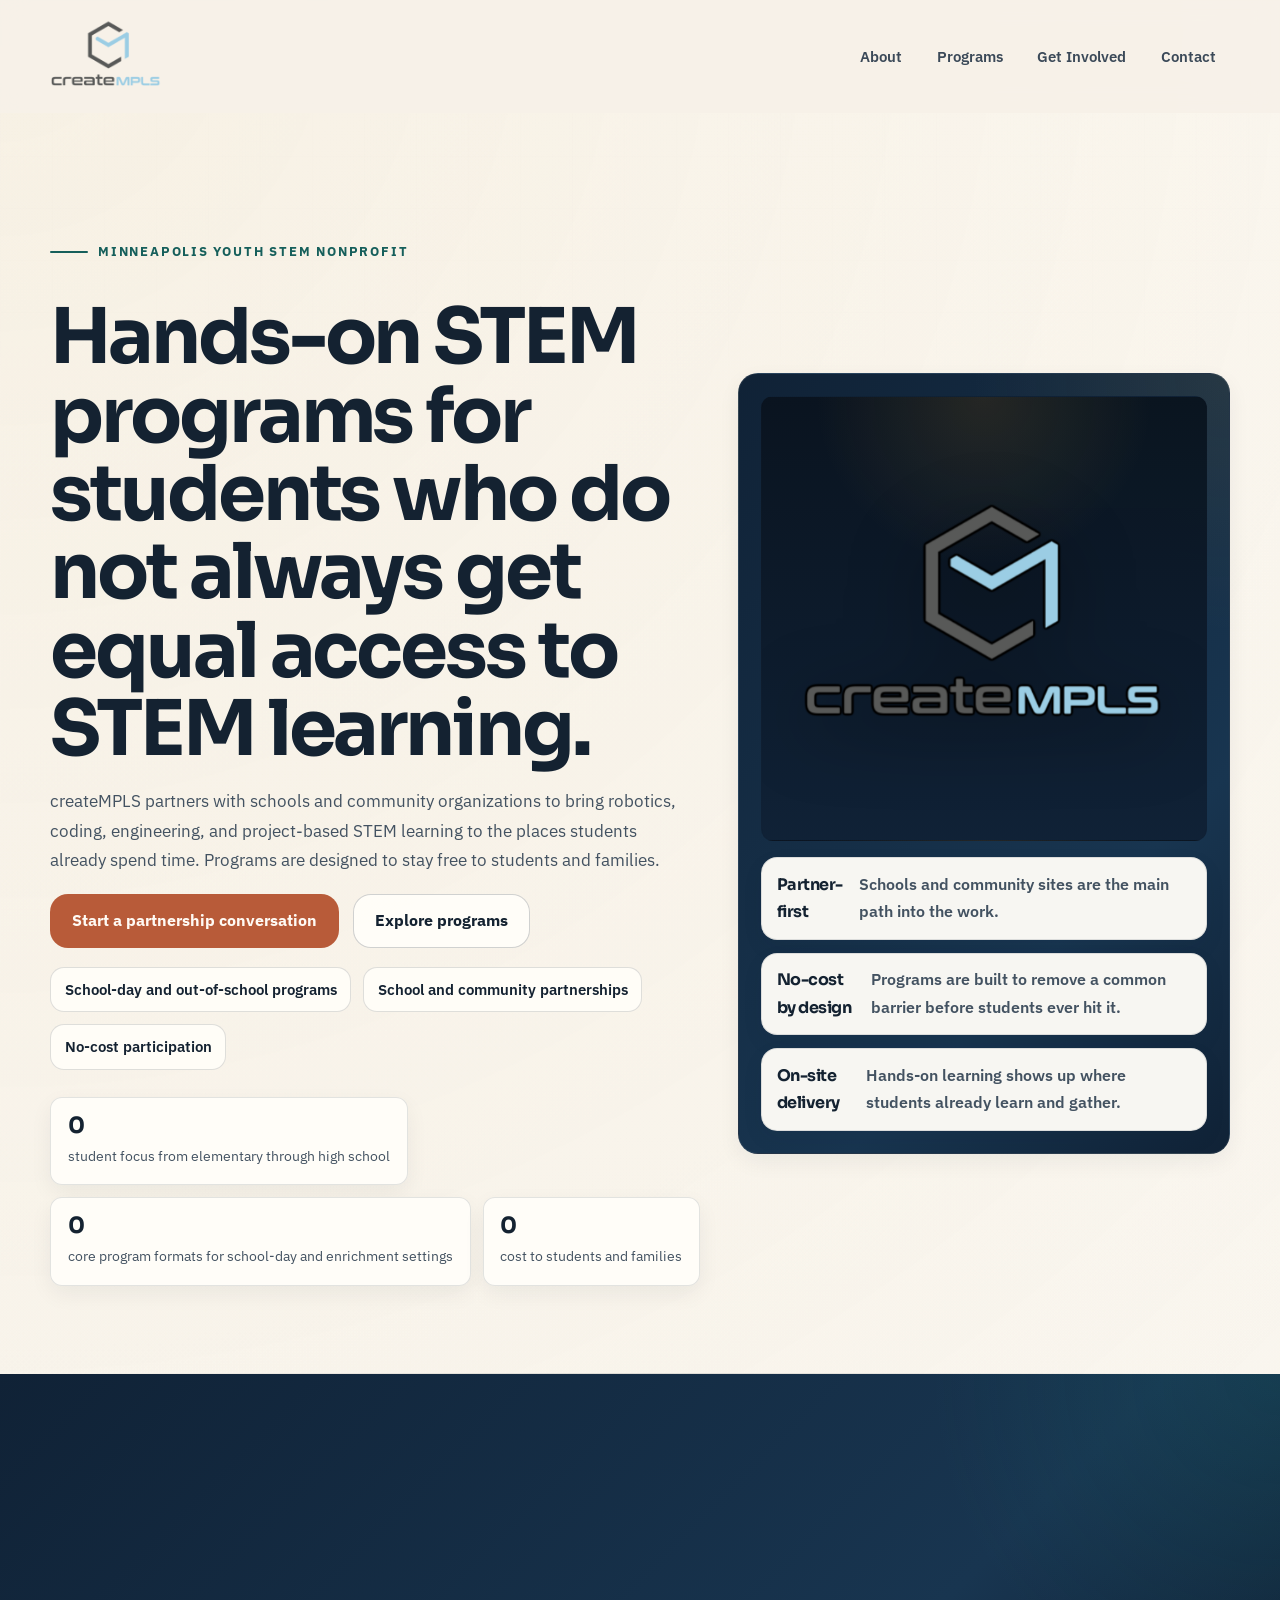
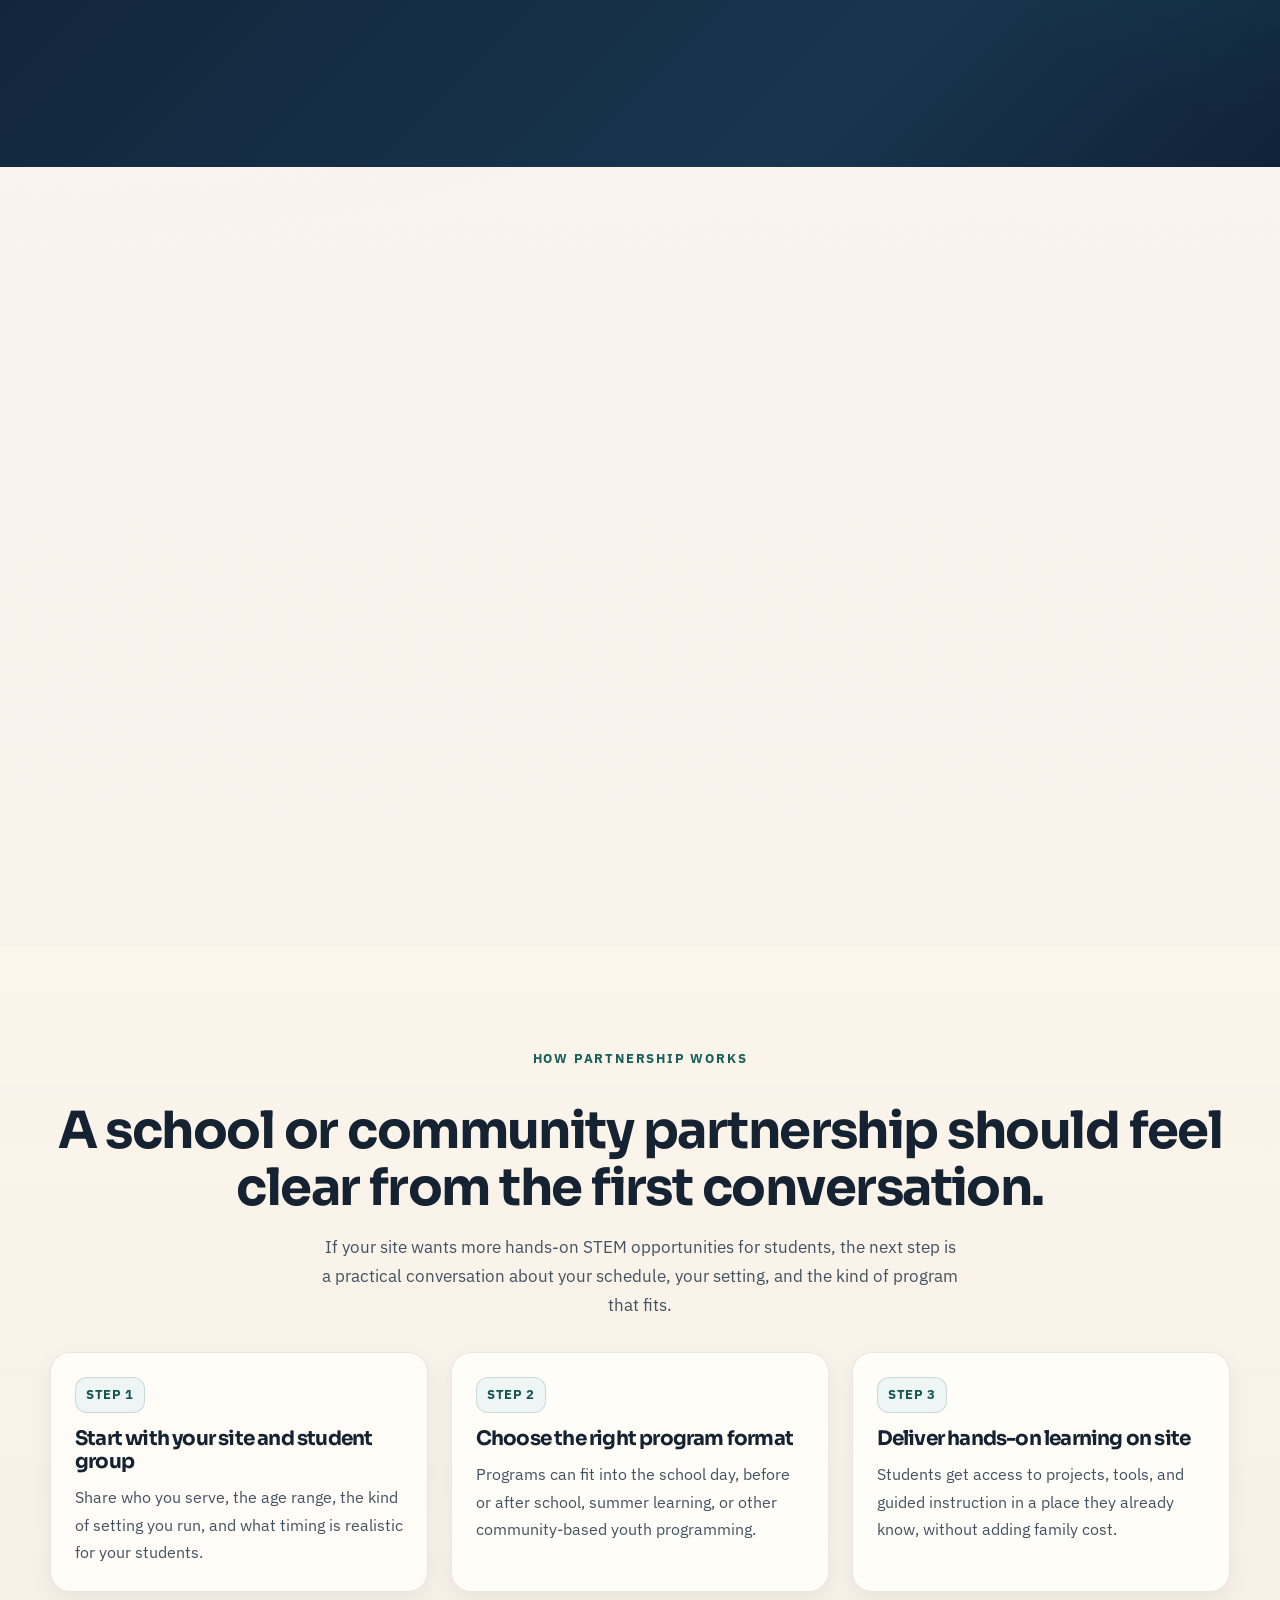
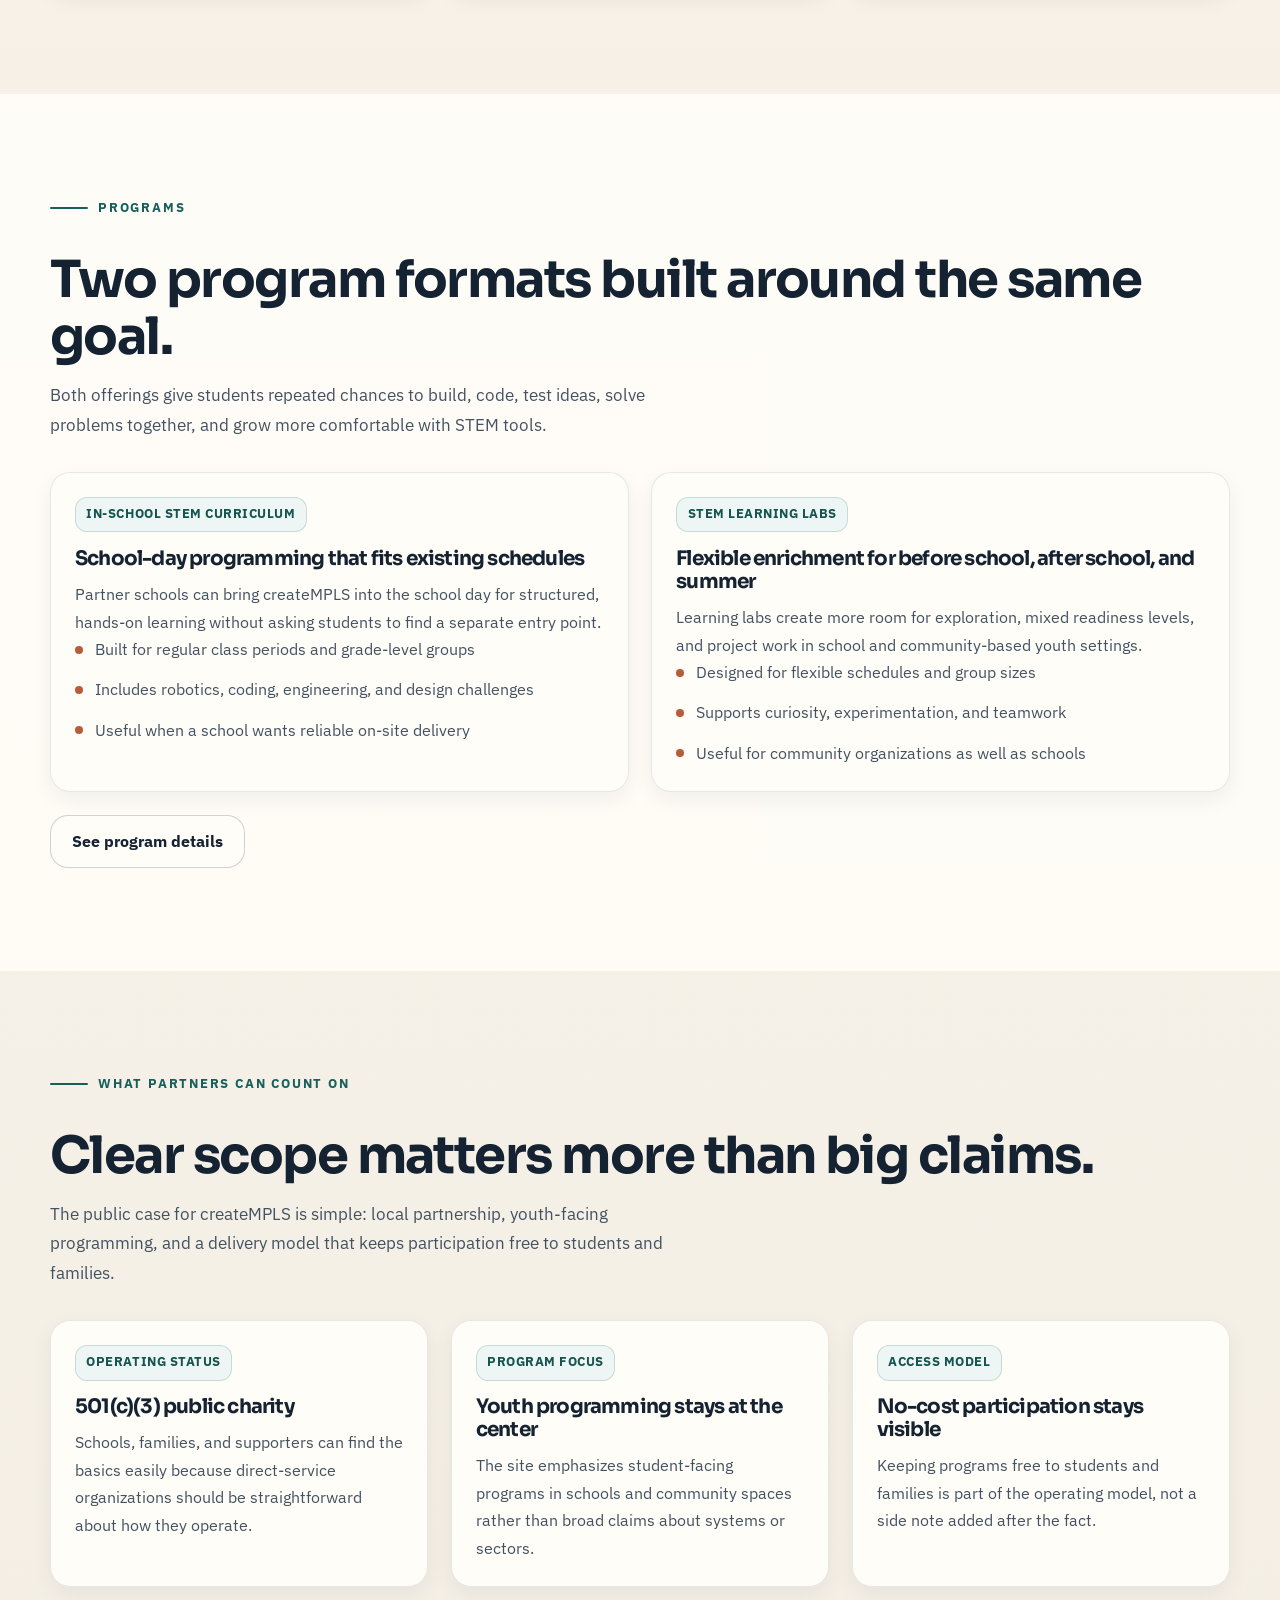
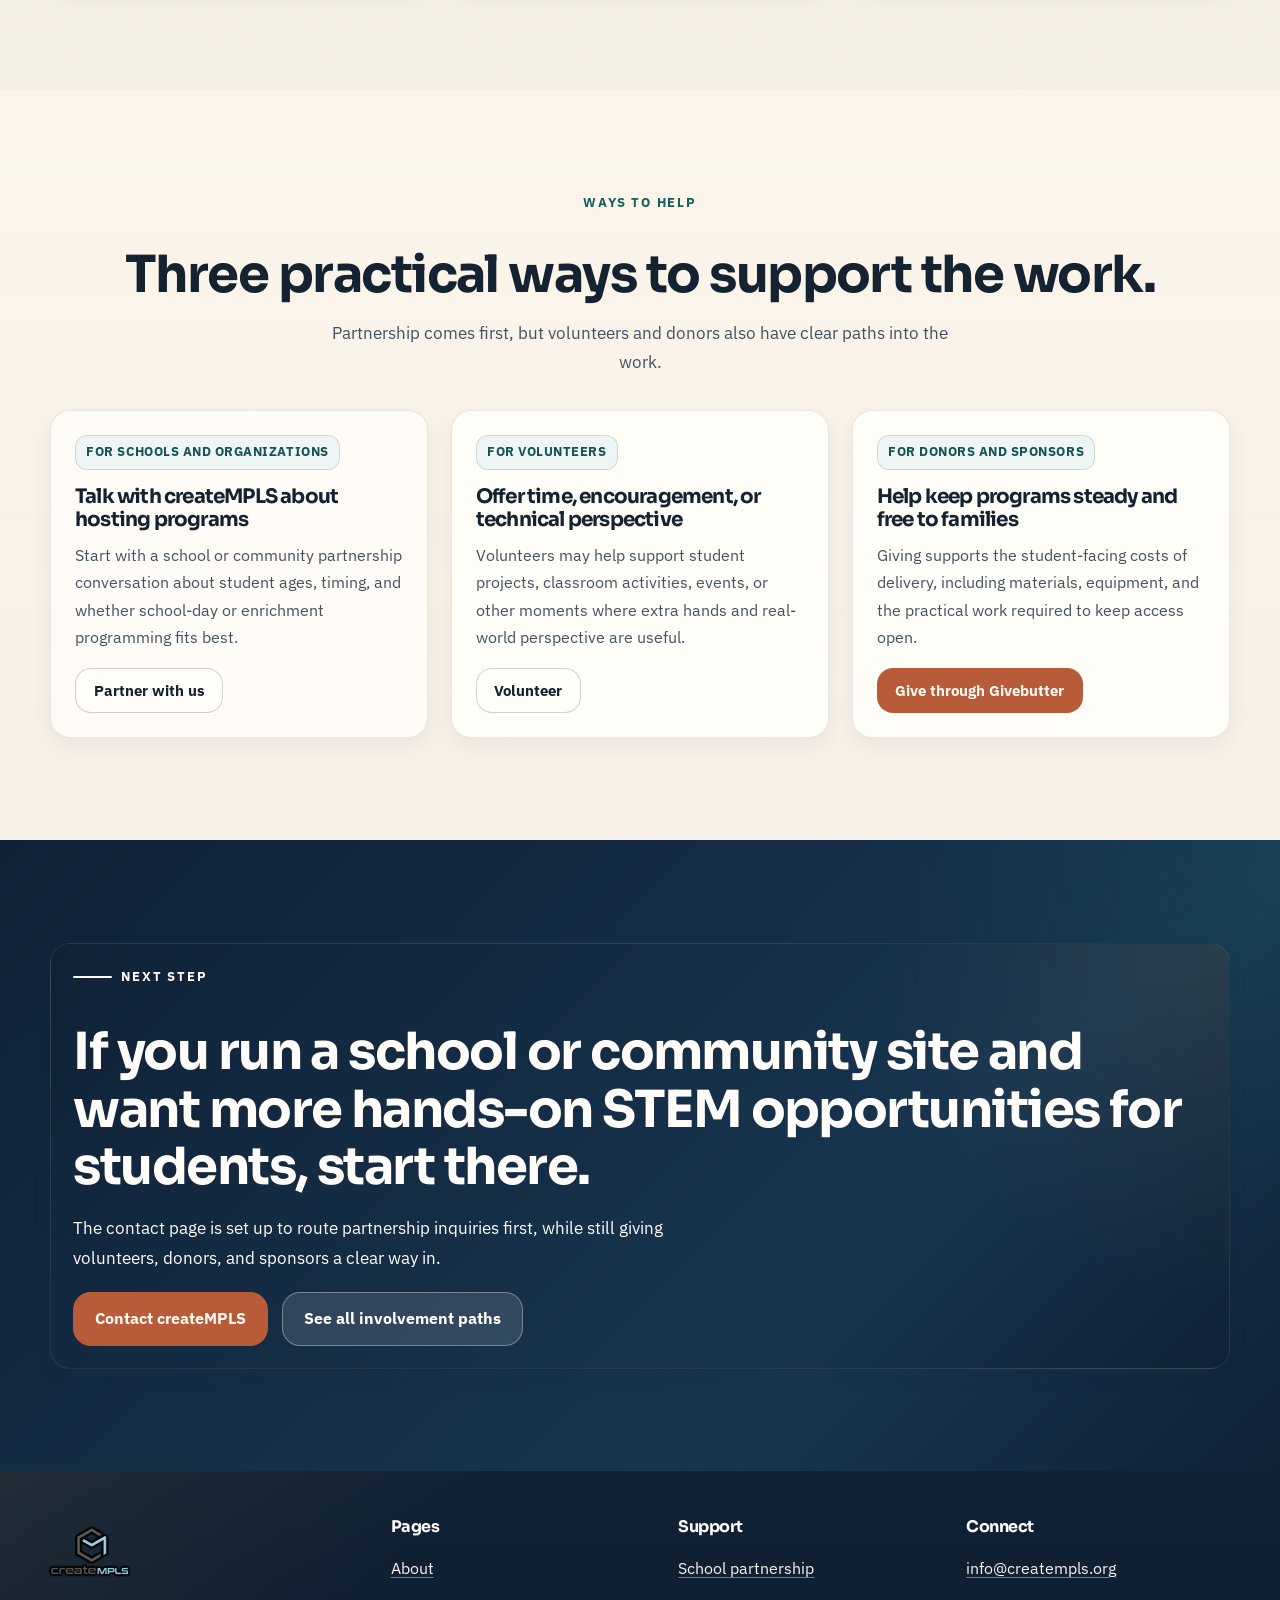
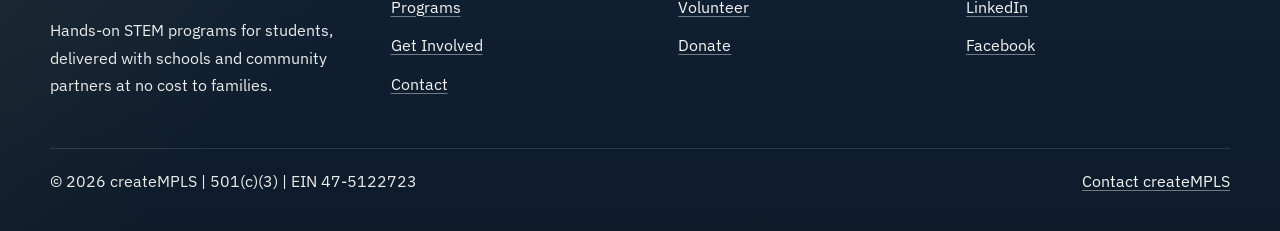
<file: index.html>
<!DOCTYPE html>
<html lang="en">
<head>
  <meta charset="UTF-8">
  <meta name="viewport" content="width=device-width, initial-scale=1.0">
  <title>createMPLS | Hands-On STEM Programs for Minneapolis Students</title>
  <meta name="description" content="createMPLS partners with schools and community organizations to deliver no-cost, hands-on STEM programs for students in Minneapolis and nearby communities.">
  <meta property="og:title" content="createMPLS | Hands-On STEM Programs for Minneapolis Students">
  <meta property="og:description" content="School and community partnerships, hands-on STEM programs, and no-cost access for students and families.">
  <meta property="og:type" content="website">
  <meta name="theme-color" content="#102236">
  <link rel="stylesheet" href="assets/css/site.css">
</head>
<body>
  <a class="skip-link" href="#main">Skip to content</a>
  <header class="site-header" data-site-header>
    <div class="container">
      <nav class="site-nav" aria-label="Primary">
        <a class="brand" href="index.html" aria-label="createMPLS home">
          <img class="brand__logo" src="assets/img/creatempls-logo.png" alt="createMPLS">
        </a>
        <button class="site-nav__toggle" type="button" aria-label="Toggle navigation" aria-expanded="false" data-nav-toggle>
          <span></span><span></span><span></span>
        </button>
        <div class="site-nav__menu" data-nav-menu>
          <ul class="site-nav__links">
            <li><a href="about.html">About</a></li>
            <li><a href="programs.html">Programs</a></li>
            <li><a href="get-involved.html">Get Involved</a></li>
            <li><a href="contact.html">Contact</a></li>
          </ul>
        </div>
      </nav>
    </div>
  </header>

  <main id="main" tabindex="-1">
    <section class="hero hero--home" data-content-block="home-hero">
      <div class="container">
        <div class="hero-grid">
          <div class="hero-copy">
            <div class="eyebrow">Minneapolis youth STEM nonprofit</div>
            <h1>Hands-on STEM programs for students who do not always get equal access to STEM learning.</h1>
            <p>createMPLS partners with schools and community organizations to bring robotics, coding, engineering, and project-based STEM learning to the places students already spend time. Programs are designed to stay free to students and families.</p>
            <div class="button-row">
              <a class="button button--primary" href="contact.html?interest=school_partnership#contact-form">Start a partnership conversation</a>
              <a class="button button--secondary" href="programs.html">Explore programs</a>
            </div>
            <div class="pill-row">
              <span class="pill">School-day and out-of-school programs</span>
              <span class="pill">School and community partnerships</span>
              <span class="pill">No-cost participation</span>
            </div>
            <div class="metric-row">
              <div class="metric">
                <strong data-prefix="K-" data-count="12">0</strong>
                <span>student focus from elementary through high school</span>
              </div>
              <div class="metric">
                <strong data-count="2">0</strong>
                <span>core program formats for school-day and enrichment settings</span>
              </div>
              <div class="metric">
                <strong data-prefix="$" data-count="0">0</strong>
                <span>cost to students and families</span>
              </div>
            </div>
          </div>

          <div class="hero-visual hero-visual--dark reveal">
            <div class="placeholder-figure placeholder-figure--brand">
              <img src="assets/img/creatempls-logo.png" alt="createMPLS logo">
            </div>
            <div class="overlay-stack">
              <div class="overlay-note">
                <strong>Partner-first</strong>
                <span>Schools and community sites are the main path into the work.</span>
              </div>
              <div class="overlay-note">
                <strong>No-cost by design</strong>
                <span>Programs are built to remove a common barrier before students ever hit it.</span>
              </div>
              <div class="overlay-note">
                <strong>On-site delivery</strong>
                <span>Hands-on learning shows up where students already learn and gather.</span>
              </div>
            </div>
          </div>
        </div>
      </div>
    </section>

    <section class="section section--ink section--tight" data-content-block="home-trust-strip">
      <div class="container">
        <div class="proof-grid">
          <article class="proof-card reveal">
            <span class="card-label">Public trust</span>
            <h3>501(c)(3) direct-service nonprofit</h3>
            <p>createMPLS operates as a local nonprofit focused on direct youth programming through school and community partnerships.</p>
          </article>
          <article class="proof-card reveal delay-1">
            <span class="card-label">Local focus</span>
            <h3>Built for real school and community settings</h3>
            <p>The work is shaped around actual schedules, shared spaces, and the practical barriers families and sites are already managing.</p>
          </article>
          <article class="proof-card reveal delay-2">
            <span class="card-label">Hands-on model</span>
            <h3>Students learn by building, testing, and revising</h3>
            <p>Programs focus on active problem-solving with real tools instead of one-time exposure or abstract talk about STEM.</p>
          </article>
        </div>
      </div>
    </section>

    <section class="section" data-content-block="home-why">
      <div class="container">
        <div class="split-grid">
          <div class="stack reveal">
            <div class="eyebrow">Why createMPLS exists</div>
            <h2 class="section-heading">Students are ready for STEM long before access is evenly distributed.</h2>
            <p class="section-lead">Many students still have fewer chances to work with robotics, coding tools, engineering challenges, and other hands-on STEM experiences. The difference is often not interest or ability. It is whether those opportunities show up close enough, early enough, and consistently enough.</p>
            <p class="section-lead">createMPLS responds by working through schools and community sites that already know their students. The goal is straightforward: bring practical STEM learning closer, lower the barriers that keep participation uneven, and make room for students to keep building.</p>
            <div class="button-row">
              <a class="button button--secondary" href="about.html">Read more about the model</a>
            </div>
          </div>

          <aside class="quote-card reveal delay-1">
            <blockquote>"Access shapes who gets repeated chances to try, fail, revise, and keep going."</blockquote>
            <cite>createMPLS learning principle</cite>
          </aside>
        </div>
      </div>
    </section>

    <section class="section section--tint" data-content-block="home-partnership-path">
      <div class="container">
        <div class="section-header section-header--center reveal">
          <div class="eyebrow">How partnership works</div>
          <h2 class="section-heading">A school or community partnership should feel clear from the first conversation.</h2>
          <p class="section-lead">If your site wants more hands-on STEM opportunities for students, the next step is a practical conversation about your schedule, your setting, and the kind of program that fits.</p>
        </div>

        <div class="feature-grid">
          <article class="feature-card reveal">
            <span class="card-label">Step 1</span>
            <h3>Start with your site and student group</h3>
            <p>Share who you serve, the age range, the kind of setting you run, and what timing is realistic for your students.</p>
          </article>
          <article class="feature-card reveal delay-1">
            <span class="card-label">Step 2</span>
            <h3>Choose the right program format</h3>
            <p>Programs can fit into the school day, before or after school, summer learning, or other community-based youth programming.</p>
          </article>
          <article class="feature-card reveal delay-2">
            <span class="card-label">Step 3</span>
            <h3>Deliver hands-on learning on site</h3>
            <p>Students get access to projects, tools, and guided instruction in a place they already know, without adding family cost.</p>
          </article>
        </div>
      </div>
    </section>

    <section class="section section--paper" data-content-block="home-programs-preview">
      <div class="container">
        <div class="section-header reveal">
          <div class="eyebrow">Programs</div>
          <h2 class="section-heading">Two program formats built around the same goal.</h2>
          <p class="section-lead">Both offerings give students repeated chances to build, code, test ideas, solve problems together, and grow more comfortable with STEM tools.</p>
        </div>

        <div class="program-grid program-grid--two">
          <article class="program-card reveal">
            <span class="card-label">In-school STEM curriculum</span>
            <h3>School-day programming that fits existing schedules</h3>
            <p>Partner schools can bring createMPLS into the school day for structured, hands-on learning without asking students to find a separate entry point.</p>
            <ul class="checklist">
              <li>Built for regular class periods and grade-level groups</li>
              <li>Includes robotics, coding, engineering, and design challenges</li>
              <li>Useful when a school wants reliable on-site delivery</li>
            </ul>
          </article>

          <article class="program-card reveal delay-1">
            <span class="card-label">STEM learning labs</span>
            <h3>Flexible enrichment for before school, after school, and summer</h3>
            <p>Learning labs create more room for exploration, mixed readiness levels, and project work in school and community-based youth settings.</p>
            <ul class="checklist">
              <li>Designed for flexible schedules and group sizes</li>
              <li>Supports curiosity, experimentation, and teamwork</li>
              <li>Useful for community organizations as well as schools</li>
            </ul>
          </article>
        </div>

        <div class="button-row button-row--spaced-lg">
          <a class="button button--secondary" href="programs.html">See program details</a>
        </div>
      </div>
    </section>

    <section class="section" data-content-block="home-proof">
      <div class="container">
        <div class="section-header reveal">
          <div class="eyebrow">What partners can count on</div>
          <h2 class="section-heading">Clear scope matters more than big claims.</h2>
          <p class="section-lead">The public case for createMPLS is simple: local partnership, youth-facing programming, and a delivery model that keeps participation free to students and families.</p>
        </div>

        <div class="proof-grid">
          <article class="proof-card reveal">
            <span class="card-label">Operating status</span>
            <h3>501(c)(3) public charity</h3>
            <p>Schools, families, and supporters can find the basics easily because direct-service organizations should be straightforward about how they operate.</p>
          </article>
          <article class="proof-card reveal delay-1">
            <span class="card-label">Program focus</span>
            <h3>Youth programming stays at the center</h3>
            <p>The site emphasizes student-facing programs in schools and community spaces rather than broad claims about systems or sectors.</p>
          </article>
          <article class="proof-card reveal delay-2">
            <span class="card-label">Access model</span>
            <h3>No-cost participation stays visible</h3>
            <p>Keeping programs free to students and families is part of the operating model, not a side note added after the fact.</p>
          </article>
        </div>
      </div>
    </section>

    <section class="section section--tint" data-content-block="home-get-involved">
      <div class="container">
        <div class="section-header section-header--center reveal">
          <div class="eyebrow">Ways to help</div>
          <h2 class="section-heading">Three practical ways to support the work.</h2>
          <p class="section-lead">Partnership comes first, but volunteers and donors also have clear paths into the work.</p>
        </div>

        <div class="route-grid">
          <article class="route-card reveal">
            <span class="card-label">For schools and organizations</span>
            <h3>Talk with createMPLS about hosting programs</h3>
            <p>Start with a school or community partnership conversation about student ages, timing, and whether school-day or enrichment programming fits best.</p>
            <div class="button-row button-row--spaced">
              <a class="button button--secondary button--small" href="contact.html?interest=school_partnership#contact-form">Partner with us</a>
            </div>
          </article>
          <article class="route-card reveal delay-1">
            <span class="card-label">For volunteers</span>
            <h3>Offer time, encouragement, or technical perspective</h3>
            <p>Volunteers may help support student projects, classroom activities, events, or other moments where extra hands and real-world perspective are useful.</p>
            <div class="button-row button-row--spaced">
              <a class="button button--secondary button--small" href="contact.html?interest=volunteering#contact-form">Volunteer</a>
            </div>
          </article>
          <article class="route-card reveal delay-2">
            <span class="card-label">For donors and sponsors</span>
            <h3>Help keep programs steady and free to families</h3>
            <p>Giving supports the student-facing costs of delivery, including materials, equipment, and the practical work required to keep access open.</p>
            <div class="button-row button-row--spaced">
              <a class="button button--primary button--small" href="https://givebutter.com/creatempls" target="_blank" rel="noopener">Give through Givebutter</a>
            </div>
          </article>
        </div>
      </div>
    </section>

    <section class="section section--ink" data-content-block="home-cta">
      <div class="container">
        <div class="cta-card cta-card--dark reveal">
          <div class="stack">
            <div class="eyebrow">Next step</div>
            <h2 class="section-heading">If you run a school or community site and want more hands-on STEM opportunities for students, start there.</h2>
            <p class="section-lead">The contact page is set up to route partnership inquiries first, while still giving volunteers, donors, and sponsors a clear way in.</p>
            <div class="button-row">
              <a class="button button--primary" href="contact.html?interest=school_partnership#contact-form">Contact createMPLS</a>
              <a class="button button--ghost" href="get-involved.html">See all involvement paths</a>
            </div>
          </div>
        </div>
      </div>
    </section>
  </main>

  <footer class="site-footer">
    <div class="container">
      <div class="site-footer__grid">
        <div>
          <p class="brand"><img class="brand__logo" src="assets/img/creatempls-logo.png" alt="createMPLS"></p>
          <p>Hands-on STEM programs for students, delivered with schools and community partners at no cost to families.</p>
        </div>
        <div>
          <h4>Pages</h4>
          <ul>
            <li><a href="about.html">About</a></li>
            <li><a href="programs.html">Programs</a></li>
            <li><a href="get-involved.html">Get Involved</a></li>
            <li><a href="contact.html">Contact</a></li>
          </ul>
        </div>
        <div>
          <h4>Support</h4>
          <ul>
            <li><a href="contact.html?interest=school_partnership#contact-form">School partnership</a></li>
            <li><a href="contact.html?interest=volunteering#contact-form">Volunteer</a></li>
            <li><a href="https://givebutter.com/creatempls" target="_blank" rel="noopener">Donate</a></li>
          </ul>
        </div>
        <div>
          <h4>Connect</h4>
          <ul>
            <li><a href="mailto:info@creatempls.org">info@creatempls.org</a></li>
            <li><a href="https://www.linkedin.com/company/creatempls" target="_blank" rel="noopener">LinkedIn</a></li>
            <li><a href="https://www.facebook.com/MPLScreate/" target="_blank" rel="noopener">Facebook</a></li>
          </ul>
        </div>
      </div>
      <div class="site-footer__bottom">
        <span>&copy; 2026 createMPLS | 501(c)(3) | EIN 47-5122723</span>
        <a href="contact.html">Contact createMPLS</a>
      </div>
    </div>
  </footer>

  <script src="assets/js/site.js" defer></script>
</body>
</html>
</file>
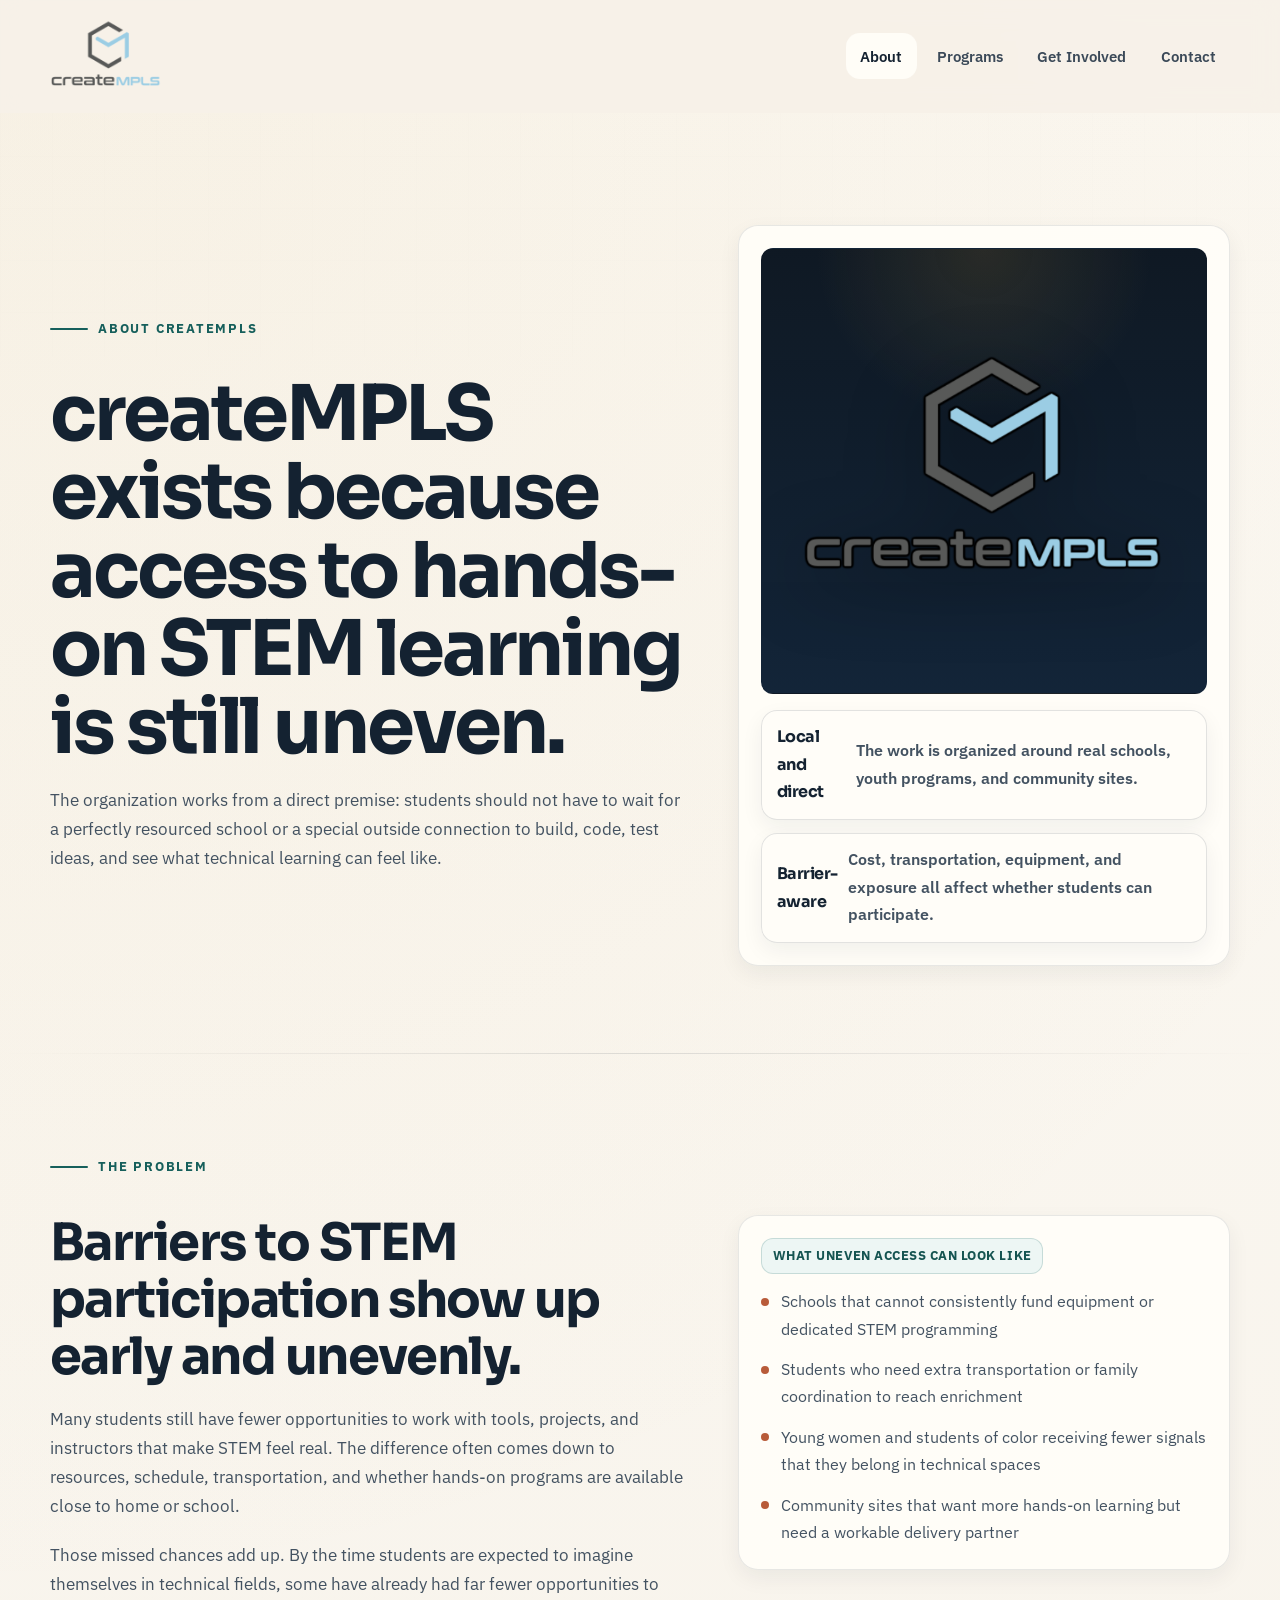
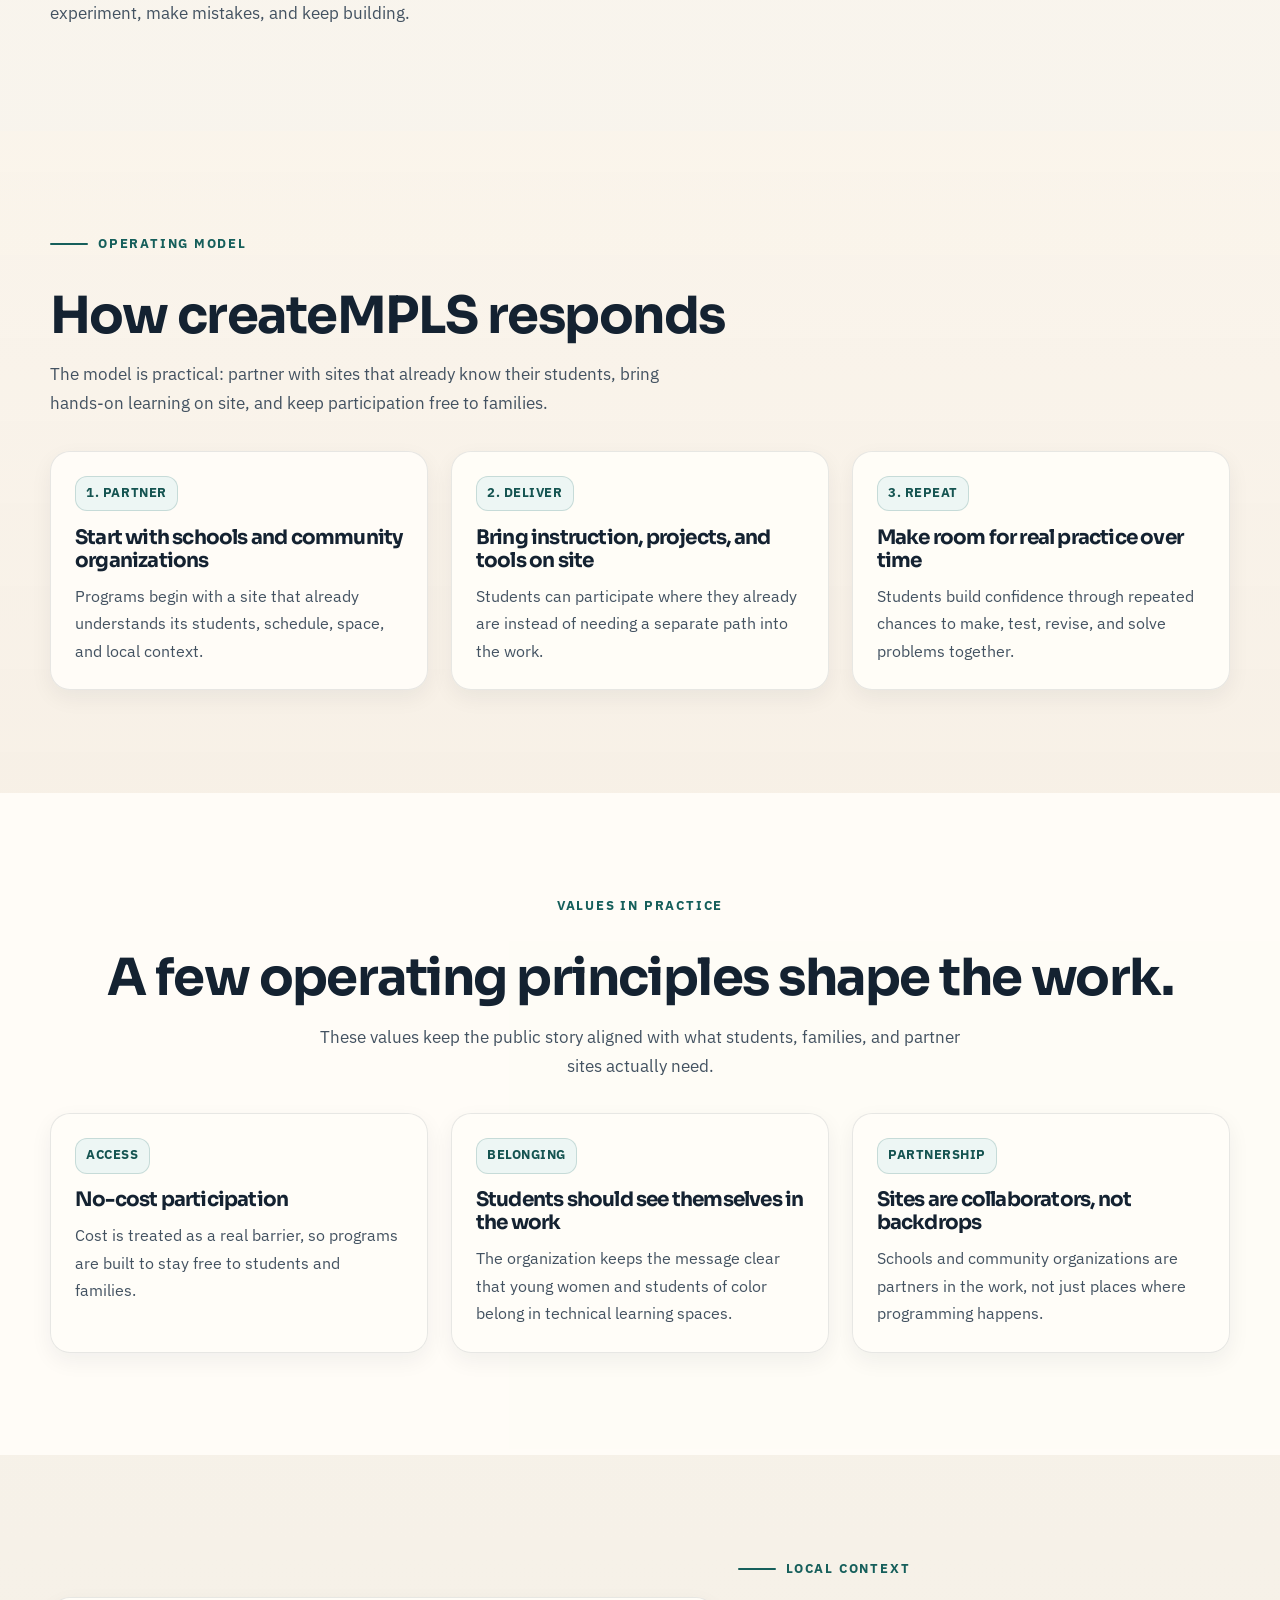
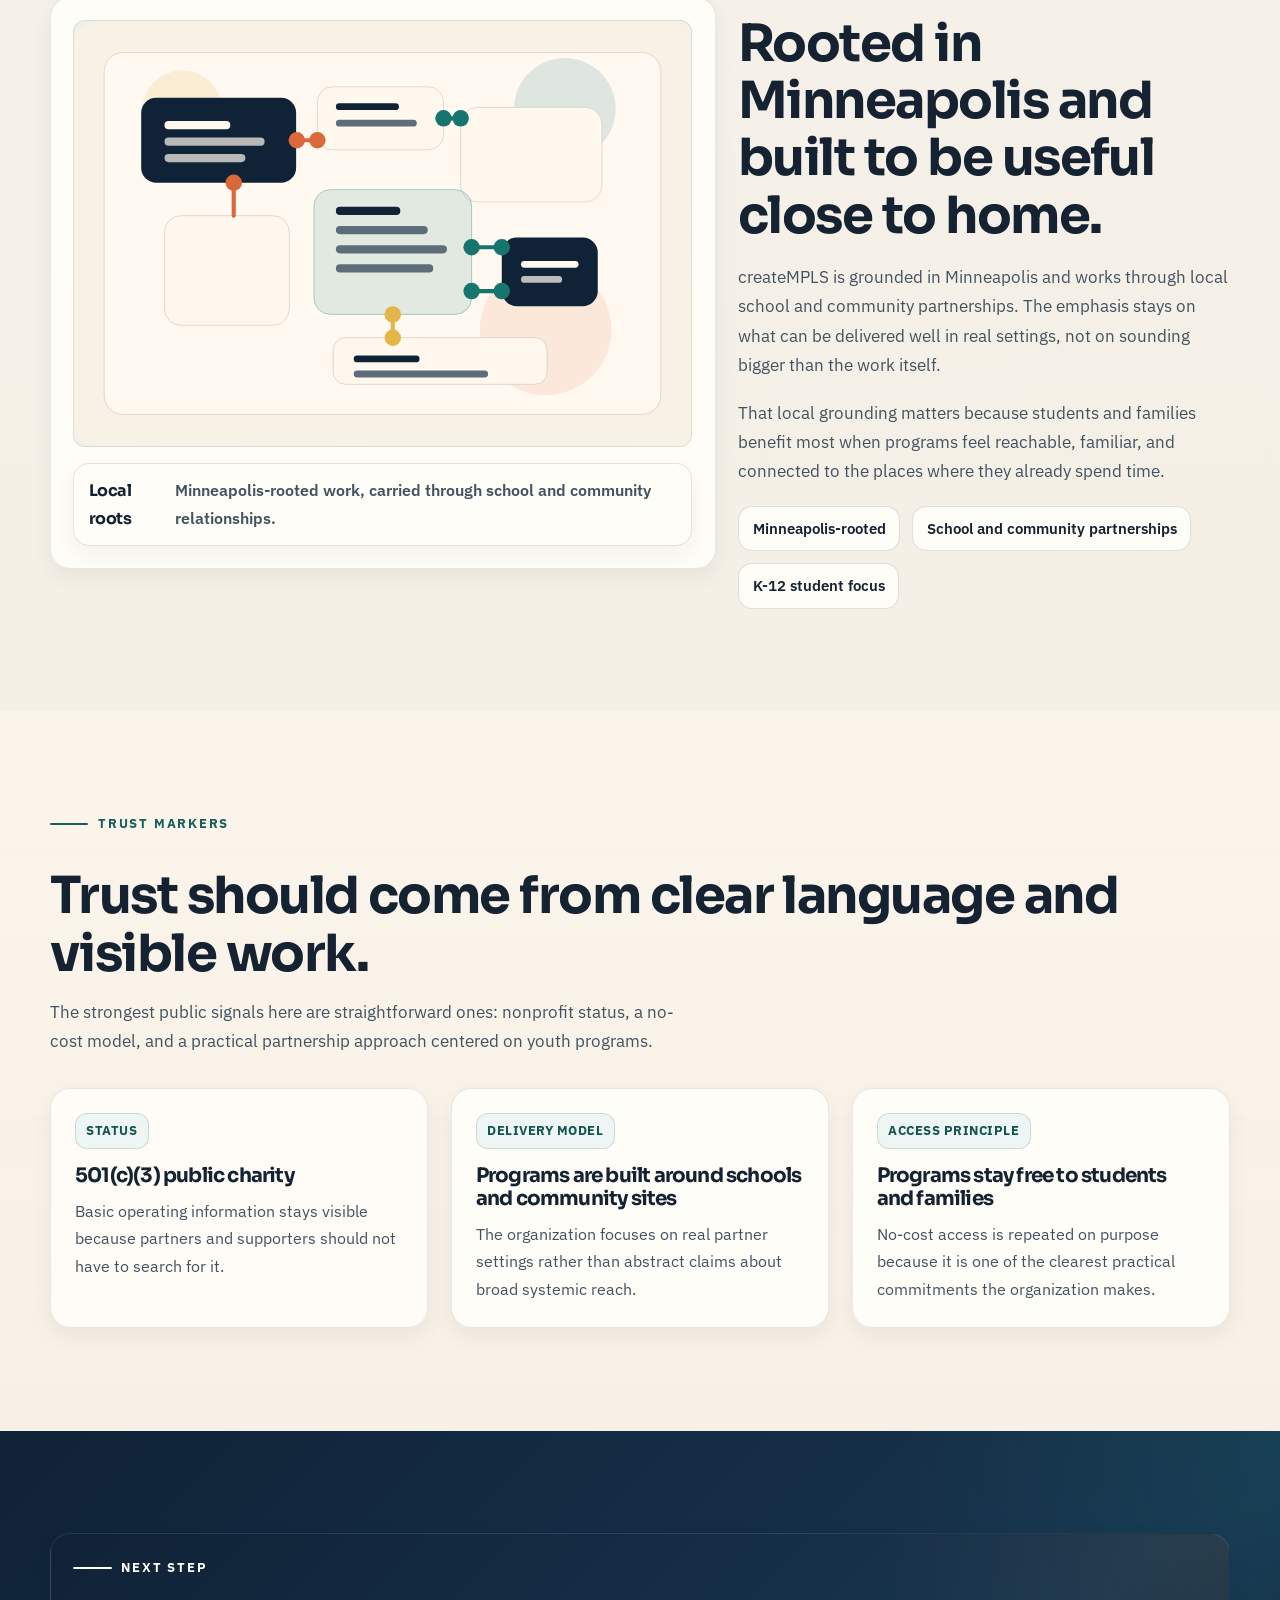
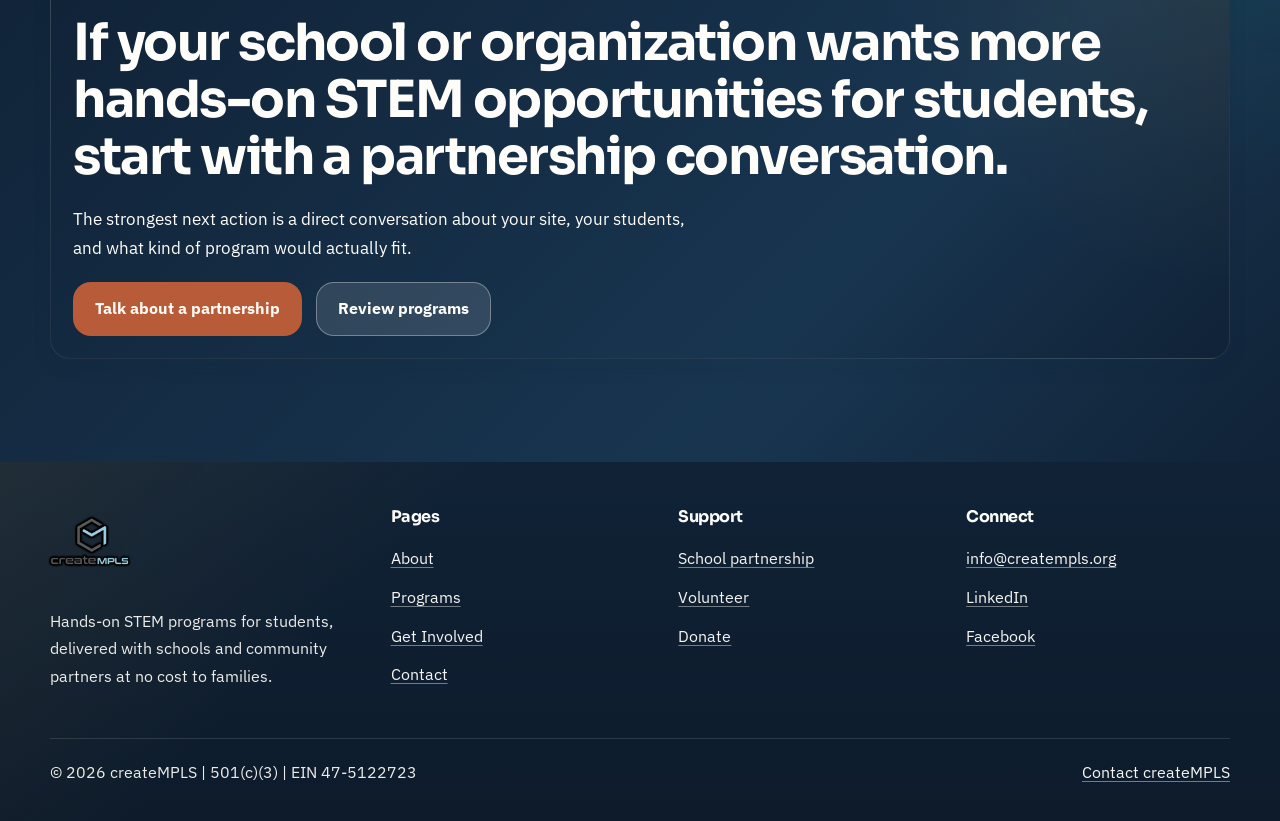
<file: about.html>
<!DOCTYPE html>
<html lang="en">
<head>
  <meta charset="UTF-8">
  <meta name="viewport" content="width=device-width, initial-scale=1.0">
  <title>About createMPLS | Local, No-Cost STEM Programming</title>
  <meta name="description" content="Learn why createMPLS exists, how it works with schools and community partners, and how it approaches no-cost, hands-on STEM programming for students.">
  <meta property="og:title" content="About createMPLS | Local, No-Cost STEM Programming">
  <meta property="og:description" content="A grounded overview of the createMPLS mission, operating model, values, and Minneapolis roots.">
  <meta property="og:type" content="website">
  <meta name="theme-color" content="#102236">
  <link rel="stylesheet" href="assets/css/site.css">
</head>
<body>
  <a class="skip-link" href="#main">Skip to content</a>
  <header class="site-header" data-site-header>
    <div class="container">
      <nav class="site-nav" aria-label="Primary">
        <a class="brand" href="index.html" aria-label="createMPLS home">
          <img class="brand__logo" src="assets/img/creatempls-logo.png" alt="createMPLS">
        </a>
        <button class="site-nav__toggle" type="button" aria-label="Toggle navigation" aria-expanded="false" data-nav-toggle>
          <span></span><span></span><span></span>
        </button>
        <div class="site-nav__menu" data-nav-menu>
          <ul class="site-nav__links">
            <li><a href="about.html">About</a></li>
            <li><a href="programs.html">Programs</a></li>
            <li><a href="get-involved.html">Get Involved</a></li>
            <li><a href="contact.html">Contact</a></li>
          </ul>
        </div>
      </nav>
    </div>
  </header>

  <main id="main" tabindex="-1">
    <section class="hero" data-content-block="about-hero">
      <div class="container">
        <div class="hero-grid">
          <div class="hero-copy">
            <div class="eyebrow">About createMPLS</div>
            <h1>createMPLS exists because access to hands-on STEM learning is still uneven.</h1>
            <p>The organization works from a direct premise: students should not have to wait for a perfectly resourced school or a special outside connection to build, code, test ideas, and see what technical learning can feel like.</p>
          </div>
          <div class="surface-card reveal">
            <div class="placeholder-figure placeholder-figure--brand">
              <img src="assets/img/creatempls-logo.png" alt="createMPLS logo">
            </div>
            <div class="overlay-stack">
              <div class="overlay-note">
                <strong>Local and direct</strong>
                <span>The work is organized around real schools, youth programs, and community sites.</span>
              </div>
              <div class="overlay-note">
                <strong>Barrier-aware</strong>
                <span>Cost, transportation, equipment, and exposure all affect whether students can participate.</span>
              </div>
            </div>
          </div>
        </div>
      </div>
    </section>

    <section class="section" data-content-block="about-problem">
      <div class="container">
        <div class="split-grid">
          <div class="stack reveal">
            <div class="eyebrow">The problem</div>
            <h2 class="section-heading">Barriers to STEM participation show up early and unevenly.</h2>
            <p class="section-lead">Many students still have fewer opportunities to work with tools, projects, and instructors that make STEM feel real. The difference often comes down to resources, schedule, transportation, and whether hands-on programs are available close to home or school.</p>
            <p class="section-lead">Those missed chances add up. By the time students are expected to imagine themselves in technical fields, some have already had far fewer opportunities to experiment, make mistakes, and keep building.</p>
          </div>

          <aside class="surface-card reveal delay-1">
            <span class="card-label">What uneven access can look like</span>
            <ul class="checklist">
              <li>Schools that cannot consistently fund equipment or dedicated STEM programming</li>
              <li>Students who need extra transportation or family coordination to reach enrichment</li>
              <li>Young women and students of color receiving fewer signals that they belong in technical spaces</li>
              <li>Community sites that want more hands-on learning but need a workable delivery partner</li>
            </ul>
          </aside>
        </div>
      </div>
    </section>

    <section class="section section--tint" data-content-block="about-model">
      <div class="container">
        <div class="section-header reveal">
          <div class="eyebrow">Operating model</div>
          <h2 class="section-heading">How createMPLS responds</h2>
          <p class="section-lead">The model is practical: partner with sites that already know their students, bring hands-on learning on site, and keep participation free to families.</p>
        </div>

        <div class="feature-grid">
          <article class="feature-card reveal">
            <span class="card-label">1. Partner</span>
            <h3>Start with schools and community organizations</h3>
            <p>Programs begin with a site that already understands its students, schedule, space, and local context.</p>
          </article>
          <article class="feature-card reveal delay-1">
            <span class="card-label">2. Deliver</span>
            <h3>Bring instruction, projects, and tools on site</h3>
            <p>Students can participate where they already are instead of needing a separate path into the work.</p>
          </article>
          <article class="feature-card reveal delay-2">
            <span class="card-label">3. Repeat</span>
            <h3>Make room for real practice over time</h3>
            <p>Students build confidence through repeated chances to make, test, revise, and solve problems together.</p>
          </article>
        </div>
      </div>
    </section>

    <section class="section section--paper" data-content-block="about-values">
      <div class="container">
        <div class="section-header section-header--center reveal">
          <div class="eyebrow">Values in practice</div>
          <h2 class="section-heading">A few operating principles shape the work.</h2>
          <p class="section-lead">These values keep the public story aligned with what students, families, and partner sites actually need.</p>
        </div>

        <div class="route-grid">
          <article class="route-card reveal">
            <span class="card-label">Access</span>
            <h3>No-cost participation</h3>
            <p>Cost is treated as a real barrier, so programs are built to stay free to students and families.</p>
          </article>
          <article class="route-card reveal delay-1">
            <span class="card-label">Belonging</span>
            <h3>Students should see themselves in the work</h3>
            <p>The organization keeps the message clear that young women and students of color belong in technical learning spaces.</p>
          </article>
          <article class="route-card reveal delay-2">
            <span class="card-label">Partnership</span>
            <h3>Sites are collaborators, not backdrops</h3>
            <p>Schools and community organizations are partners in the work, not just places where programming happens.</p>
          </article>
        </div>
      </div>
    </section>

    <section class="section" data-content-block="about-local-roots">
      <div class="container">
        <div class="split-grid">
          <div class="surface-card reveal">
            <div class="placeholder-figure">
              <img src="assets/img/hero-network.svg" alt="Abstract illustration representing neighborhood-scale STEM access and partnership pathways.">
            </div>
            <div class="overlay-stack">
              <div class="overlay-note">
                <strong>Local roots</strong>
                <span>Minneapolis-rooted work, carried through school and community relationships.</span>
              </div>
            </div>
          </div>

          <div class="stack reveal delay-1">
            <div class="eyebrow">Local context</div>
            <h2 class="section-heading">Rooted in Minneapolis and built to be useful close to home.</h2>
            <p class="section-lead">createMPLS is grounded in Minneapolis and works through local school and community partnerships. The emphasis stays on what can be delivered well in real settings, not on sounding bigger than the work itself.</p>
            <p class="section-lead">That local grounding matters because students and families benefit most when programs feel reachable, familiar, and connected to the places where they already spend time.</p>
            <div class="pill-row">
              <span class="pill">Minneapolis-rooted</span>
              <span class="pill">School and community partnerships</span>
              <span class="pill">K-12 student focus</span>
            </div>
          </div>
        </div>
      </div>
    </section>

    <section class="section section--tint" data-content-block="about-proof">
      <div class="container">
        <div class="section-header reveal">
          <div class="eyebrow">Trust markers</div>
          <h2 class="section-heading">Trust should come from clear language and visible work.</h2>
          <p class="section-lead">The strongest public signals here are straightforward ones: nonprofit status, a no-cost model, and a practical partnership approach centered on youth programs.</p>
        </div>

        <div class="proof-grid">
          <article class="proof-card reveal">
            <span class="card-label">Status</span>
            <h3>501(c)(3) public charity</h3>
            <p>Basic operating information stays visible because partners and supporters should not have to search for it.</p>
          </article>
          <article class="proof-card reveal delay-1">
            <span class="card-label">Delivery model</span>
            <h3>Programs are built around schools and community sites</h3>
            <p>The organization focuses on real partner settings rather than abstract claims about broad systemic reach.</p>
          </article>
          <article class="proof-card reveal delay-2">
            <span class="card-label">Access principle</span>
            <h3>Programs stay free to students and families</h3>
            <p>No-cost access is repeated on purpose because it is one of the clearest practical commitments the organization makes.</p>
          </article>
        </div>
      </div>
    </section>

    <section class="section section--ink" data-content-block="about-cta">
      <div class="container">
        <div class="cta-card cta-card--dark reveal">
          <div class="stack">
            <div class="eyebrow">Next step</div>
            <h2 class="section-heading">If your school or organization wants more hands-on STEM opportunities for students, start with a partnership conversation.</h2>
            <p class="section-lead">The strongest next action is a direct conversation about your site, your students, and what kind of program would actually fit.</p>
            <div class="button-row">
              <a class="button button--primary" href="contact.html?interest=school_partnership#contact-form">Talk about a partnership</a>
              <a class="button button--ghost" href="programs.html">Review programs</a>
            </div>
          </div>
        </div>
      </div>
    </section>
  </main>

  <footer class="site-footer">
    <div class="container">
      <div class="site-footer__grid">
        <div>
          <p class="brand"><img class="brand__logo" src="assets/img/creatempls-logo.png" alt="createMPLS"></p>
          <p>Hands-on STEM programs for students, delivered with schools and community partners at no cost to families.</p>
        </div>
        <div>
          <h4>Pages</h4>
          <ul>
            <li><a href="about.html">About</a></li>
            <li><a href="programs.html">Programs</a></li>
            <li><a href="get-involved.html">Get Involved</a></li>
            <li><a href="contact.html">Contact</a></li>
          </ul>
        </div>
        <div>
          <h4>Support</h4>
          <ul>
            <li><a href="contact.html?interest=school_partnership#contact-form">School partnership</a></li>
            <li><a href="contact.html?interest=volunteering#contact-form">Volunteer</a></li>
            <li><a href="https://givebutter.com/creatempls" target="_blank" rel="noopener">Donate</a></li>
          </ul>
        </div>
        <div>
          <h4>Connect</h4>
          <ul>
            <li><a href="mailto:info@creatempls.org">info@creatempls.org</a></li>
            <li><a href="https://www.linkedin.com/company/creatempls" target="_blank" rel="noopener">LinkedIn</a></li>
            <li><a href="https://www.facebook.com/MPLScreate/" target="_blank" rel="noopener">Facebook</a></li>
          </ul>
        </div>
      </div>
      <div class="site-footer__bottom">
        <span>&copy; 2026 createMPLS | 501(c)(3) | EIN 47-5122723</span>
        <a href="contact.html">Contact createMPLS</a>
      </div>
    </div>
  </footer>

  <script src="assets/js/site.js" defer></script>
</body>
</html>
</file>
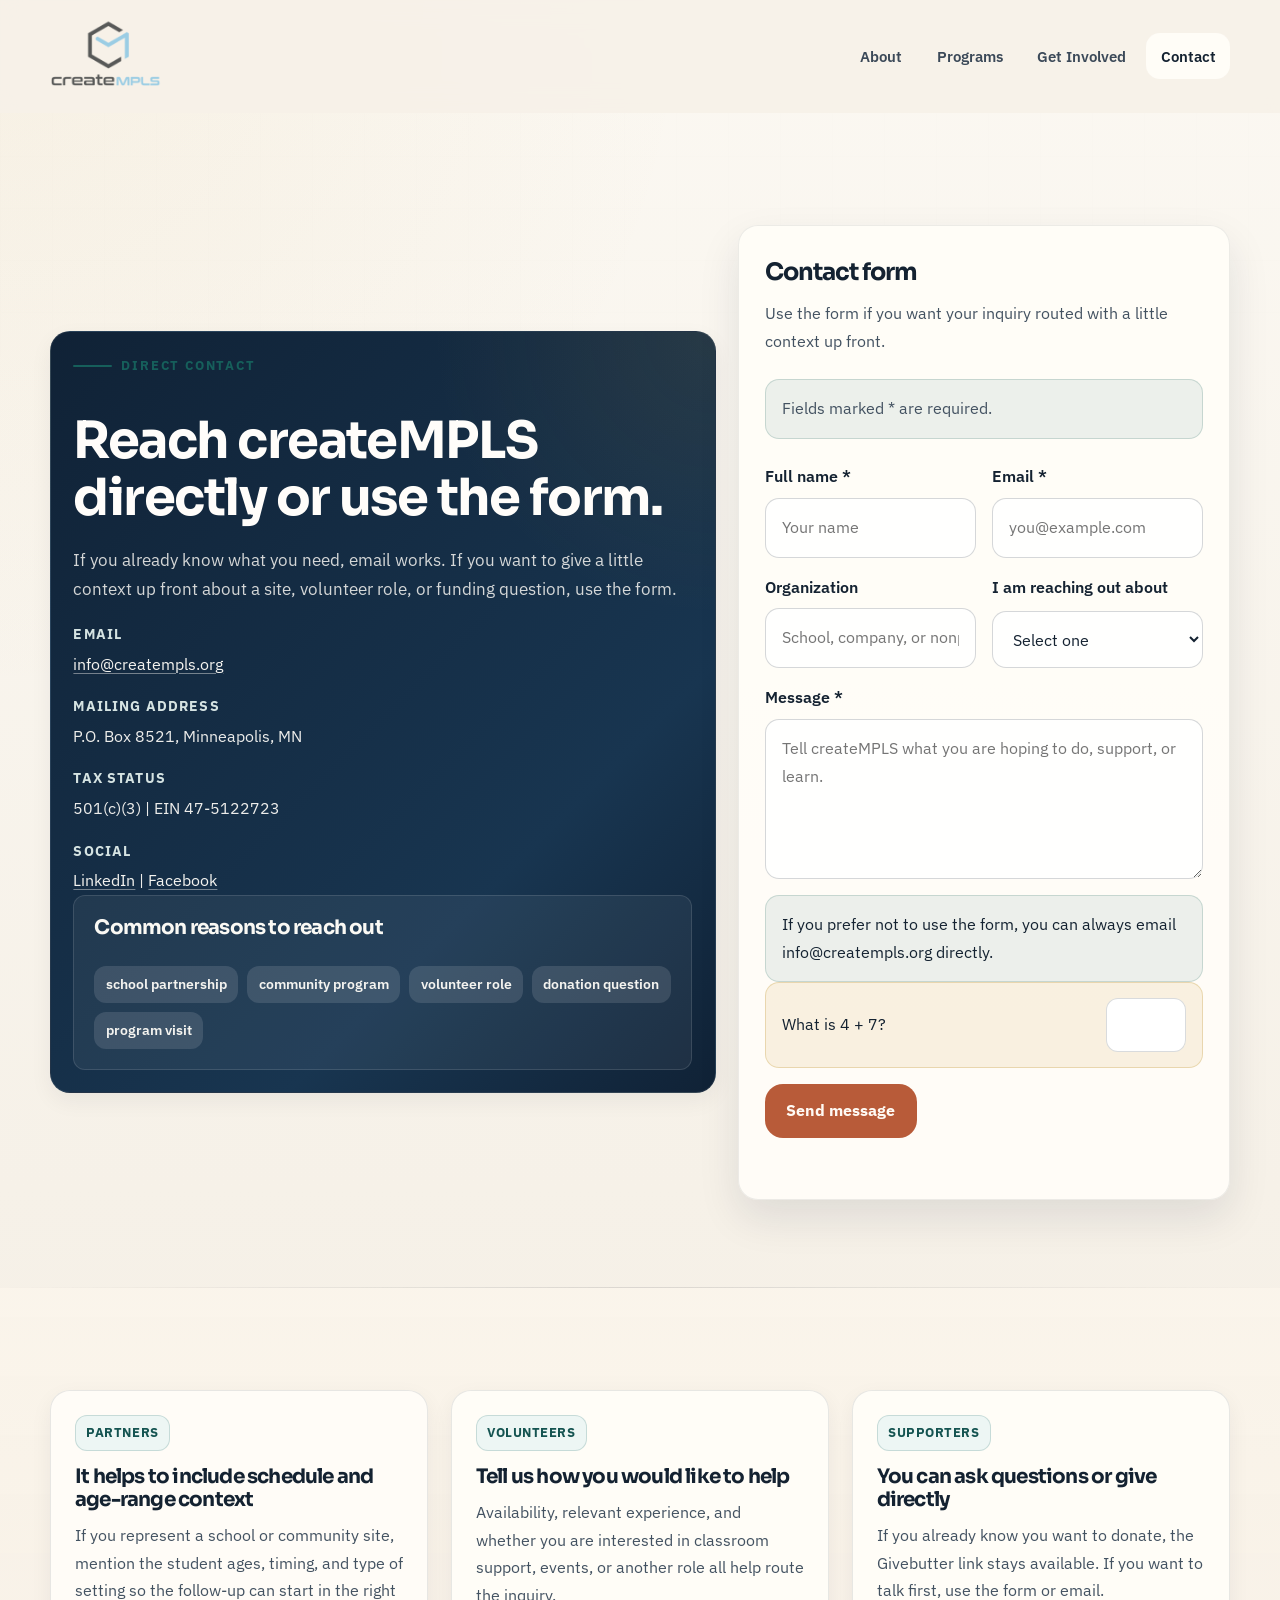
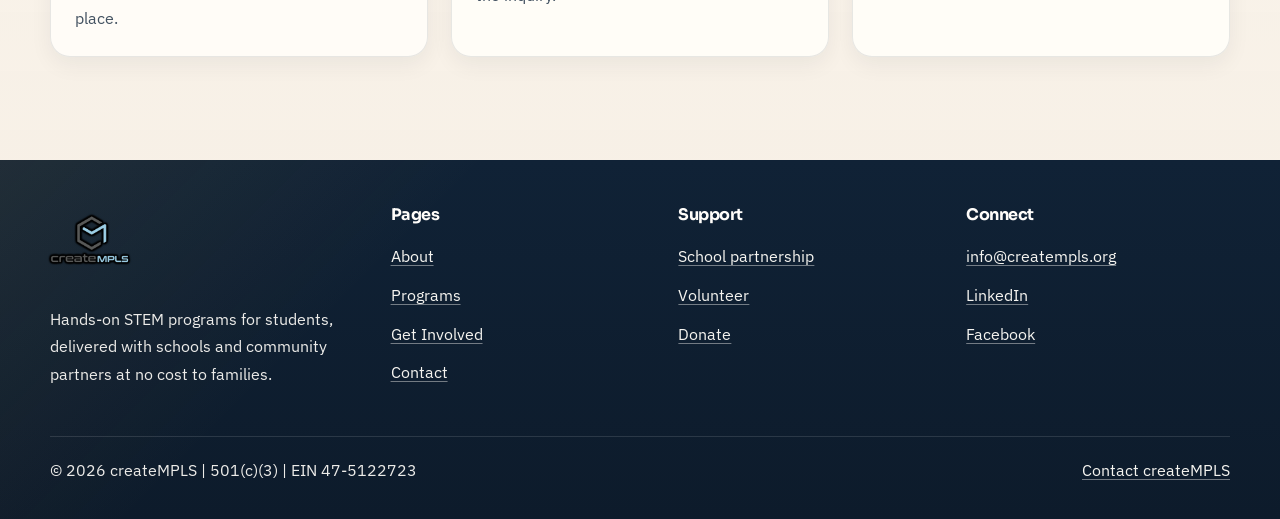
<file: contact.html>
<!DOCTYPE html>
<html lang="en">
<head>
  <meta charset="UTF-8">
  <meta name="viewport" content="width=device-width, initial-scale=1.0">
  <title>Contact createMPLS</title>
  <meta name="description" content="Contact createMPLS about school partnerships, volunteering, sponsorship, donations, program visits, or general questions.">
  <meta property="og:title" content="Contact createMPLS">
  <meta property="og:description" content="Reach createMPLS about partnerships, volunteering, sponsorship, donations, and general inquiries.">
  <meta property="og:type" content="website">
  <meta name="theme-color" content="#102236">
  <link rel="stylesheet" href="assets/css/site.css">
</head>
<body>
  <a class="skip-link" href="#main">Skip to content</a>
  <header class="site-header" data-site-header>
    <div class="container">
      <nav class="site-nav" aria-label="Primary">
        <a class="brand" href="index.html" aria-label="createMPLS home">
          <img class="brand__logo" src="assets/img/creatempls-logo.png" alt="createMPLS">
        </a>
        <button class="site-nav__toggle" type="button" aria-label="Toggle navigation" aria-expanded="false" data-nav-toggle>
          <span></span><span></span><span></span>
        </button>
        <div class="site-nav__menu" data-nav-menu>
          <ul class="site-nav__links">
            <li><a href="about.html">About</a></li>
            <li><a href="programs.html">Programs</a></li>
            <li><a href="get-involved.html">Get Involved</a></li>
            <li><a href="contact.html">Contact</a></li>
          </ul>
        </div>
      </nav>
    </div>
  </header>

  <main id="main" tabindex="-1">
    <section class="hero" data-content-block="contact-hero">
      <div class="container">
        <div class="contact-grid">
          <div class="contact-card surface-card--dark reveal">
            <div class="stack">
              <div class="eyebrow">Direct contact</div>
              <h2 class="section-heading">Reach createMPLS directly or use the form.</h2>
              <p class="section-lead">If you already know what you need, email works. If you want to give a little context up front about a site, volunteer role, or funding question, use the form.</p>
            </div>

            <div class="contact-card__detail">
              <div>
                <strong>Email</strong>
                <a href="mailto:info@creatempls.org">info@creatempls.org</a>
              </div>
              <div>
                <strong>Mailing address</strong>
                <span>P.O. Box 8521, Minneapolis, MN</span>
              </div>
              <div>
                <strong>Tax status</strong>
                <span>501(c)(3) | EIN 47-5122723</span>
              </div>
              <div>
                <strong>Social</strong>
                <span><a href="https://www.linkedin.com/company/creatempls" target="_blank" rel="noopener">LinkedIn</a> | <a href="https://www.facebook.com/MPLScreate/" target="_blank" rel="noopener">Facebook</a></span>
              </div>
            </div>

            <div class="spotlight">
              <h3>Common reasons to reach out</h3>
              <div class="spotlight__meta">
                <span>school partnership</span>
                <span>community program</span>
                <span>volunteer role</span>
                <span>donation question</span>
                <span>program visit</span>
              </div>
            </div>
          </div>

          <div class="form-wrap reveal delay-1" id="contact-form">
            <h2>Contact form</h2>
            <p>Use the form if you want your inquiry routed with a little context up front.</p>
            <p class="form-note">Fields marked * are required.</p>

            <form id="contactForm" action="https://formsubmit.co/ben@creatempls.org" method="POST">
              <input type="hidden" name="_subject" value="New Inquiry from createMPLS Website">
              <input type="hidden" name="_template" value="table">
              <input type="hidden" name="_captcha" value="false">

              <div class="hp-field" aria-hidden="true">
                <label for="hp_website">Website</label>
                <input type="text" name="_honey" id="hp_website" tabindex="-1" autocomplete="off">
              </div>

              <div class="form-row">
                <div class="form-group">
                  <label for="name">Full name *</label>
                  <input type="text" id="name" name="name" required aria-required="true" placeholder="Your name">
                </div>
                <div class="form-group">
                  <label for="email">Email *</label>
                  <input type="email" id="email" name="email" required aria-required="true" placeholder="you@example.com">
                </div>
              </div>

              <div class="form-row">
                <div class="form-group">
                  <label for="organization">Organization</label>
                  <input type="text" id="organization" name="organization" placeholder="School, company, or nonprofit">
                </div>
                <div class="form-group">
                  <label for="interest">I am reaching out about</label>
                  <select id="interest" name="interest">
                    <option value="">Select one</option>
                    <option value="school_partnership">School or community partnership</option>
                    <option value="volunteering">Volunteering</option>
                    <option value="corporate_sponsorship">Corporate sponsorship</option>
                    <option value="donation_info">Donation or fundraising support</option>
                    <option value="tour">Program visit or site conversation</option>
                    <option value="general">General inquiry</option>
                  </select>
                </div>
              </div>

              <div class="form-group">
                <label for="message">Message *</label>
                <textarea id="message" name="message" required aria-required="true" placeholder="Tell createMPLS what you are hoping to do, support, or learn."></textarea>
              </div>

              <div class="form-note">If you prefer not to use the form, you can always email <a href="mailto:info@creatempls.org">info@creatempls.org</a> directly.</div>

              <div class="captcha-row">
                <span id="captchaQuestion">What is 1 + 1?</span>
                <input type="text" id="captchaAnswer" inputmode="numeric" autocomplete="off" required aria-required="true" aria-label="Captcha answer">
              </div>

              <button class="button button--primary" type="submit" id="submitButton">Send message</button>
              <div class="form-status" id="formStatus" aria-live="polite"></div>
            </form>

          </div>
        </div>
      </div>
    </section>

    <section class="section section--tint" data-content-block="contact-notes">
      <div class="container">
        <div class="proof-grid">
          <article class="proof-card reveal">
            <span class="card-label">Partners</span>
            <h3>It helps to include schedule and age-range context</h3>
            <p>If you represent a school or community site, mention the student ages, timing, and type of setting so the follow-up can start in the right place.</p>
          </article>
          <article class="proof-card reveal delay-1">
            <span class="card-label">Volunteers</span>
            <h3>Tell us how you would like to help</h3>
            <p>Availability, relevant experience, and whether you are interested in classroom support, events, or another role all help route the inquiry.</p>
          </article>
          <article class="proof-card reveal delay-2">
            <span class="card-label">Supporters</span>
            <h3>You can ask questions or give directly</h3>
            <p>If you already know you want to donate, the Givebutter link stays available. If you want to talk first, use the form or email.</p>
          </article>
        </div>
      </div>
    </section>
  </main>

  <footer class="site-footer">
    <div class="container">
      <div class="site-footer__grid">
        <div>
          <p class="brand"><img class="brand__logo" src="assets/img/creatempls-logo.png" alt="createMPLS"></p>
          <p>Hands-on STEM programs for students, delivered with schools and community partners at no cost to families.</p>
        </div>
        <div>
          <h4>Pages</h4>
          <ul>
            <li><a href="about.html">About</a></li>
            <li><a href="programs.html">Programs</a></li>
            <li><a href="get-involved.html">Get Involved</a></li>
            <li><a href="contact.html">Contact</a></li>
          </ul>
        </div>
        <div>
          <h4>Support</h4>
          <ul>
            <li><a href="contact.html?interest=school_partnership#contact-form">School partnership</a></li>
            <li><a href="contact.html?interest=volunteering#contact-form">Volunteer</a></li>
            <li><a href="https://givebutter.com/creatempls" target="_blank" rel="noopener">Donate</a></li>
          </ul>
        </div>
        <div>
          <h4>Connect</h4>
          <ul>
            <li><a href="mailto:info@creatempls.org">info@creatempls.org</a></li>
            <li><a href="https://www.linkedin.com/company/creatempls" target="_blank" rel="noopener">LinkedIn</a></li>
            <li><a href="https://www.facebook.com/MPLScreate/" target="_blank" rel="noopener">Facebook</a></li>
          </ul>
        </div>
      </div>
      <div class="site-footer__bottom">
        <span>&copy; 2026 createMPLS | 501(c)(3) | EIN 47-5122723</span>
        <a href="contact.html">Contact createMPLS</a>
      </div>
    </div>
  </footer>

  <script src="assets/js/site.js" defer></script>
</body>
</html>
</file>
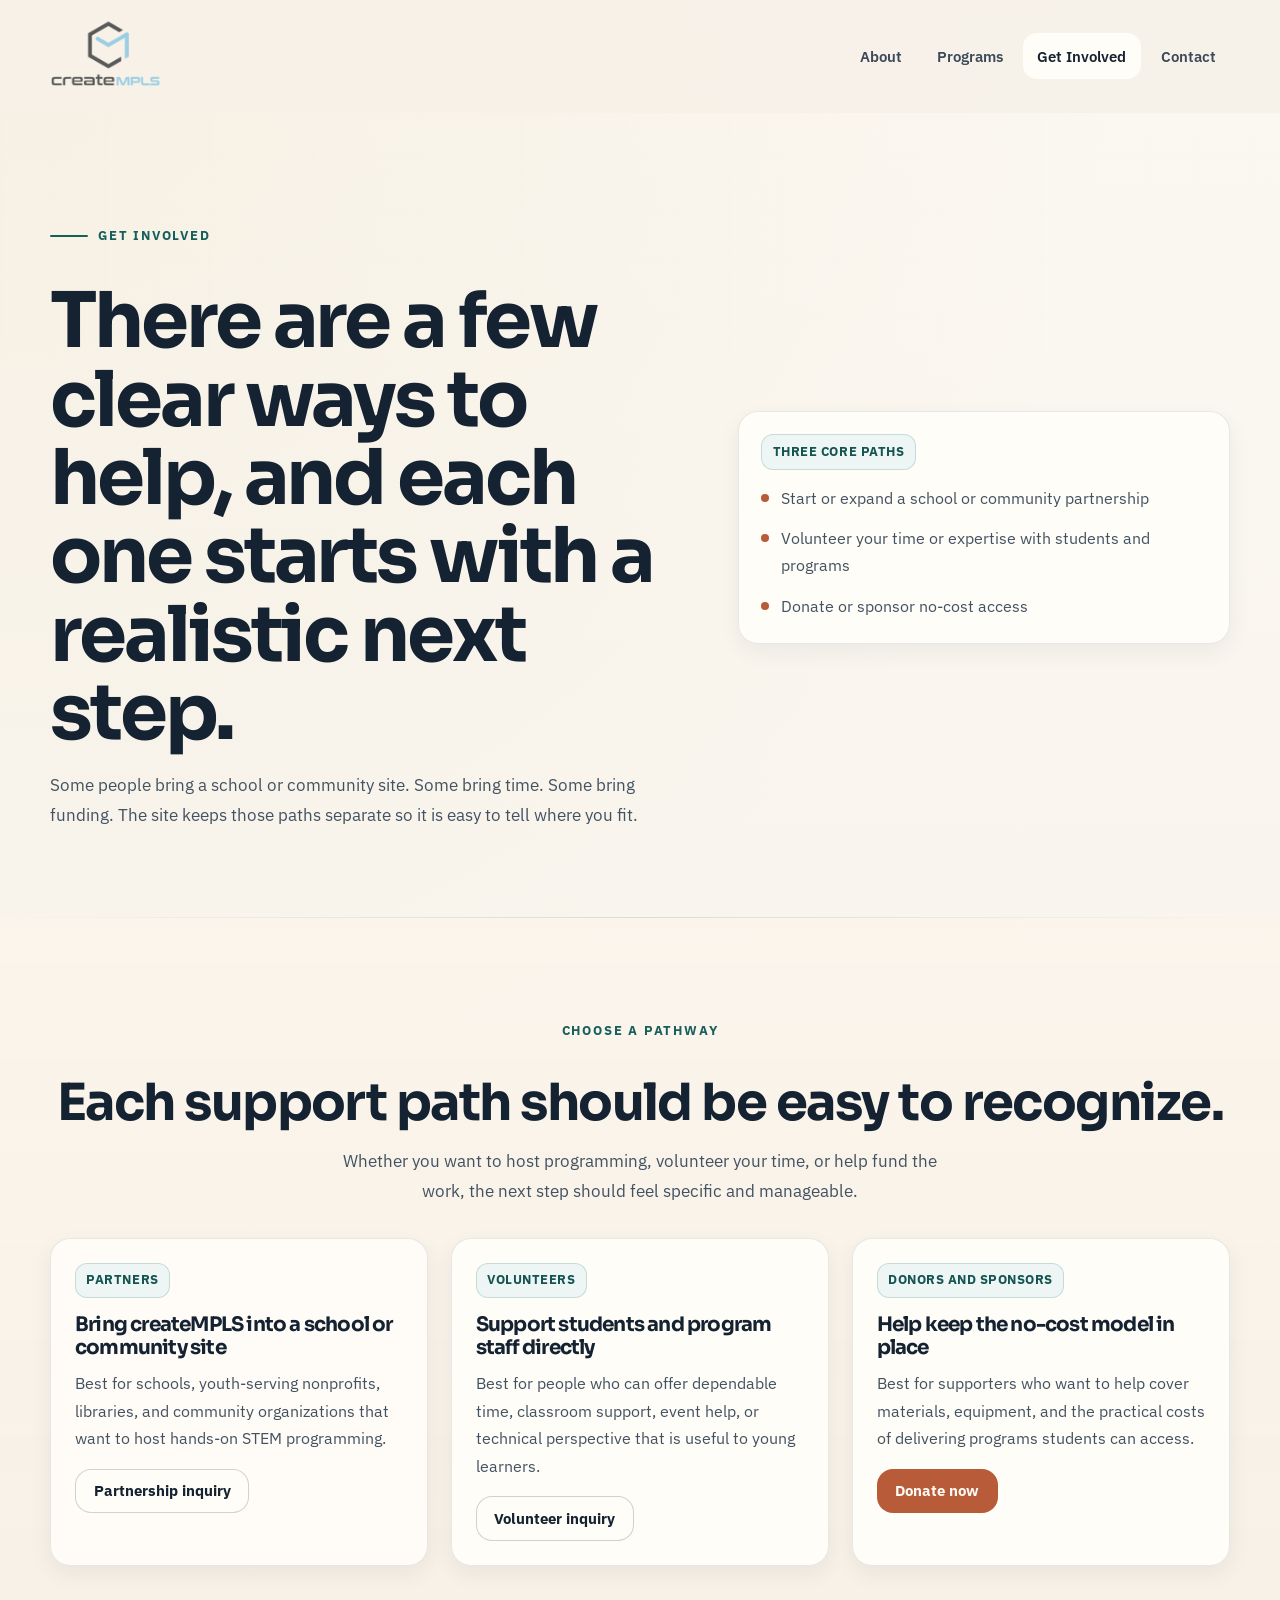
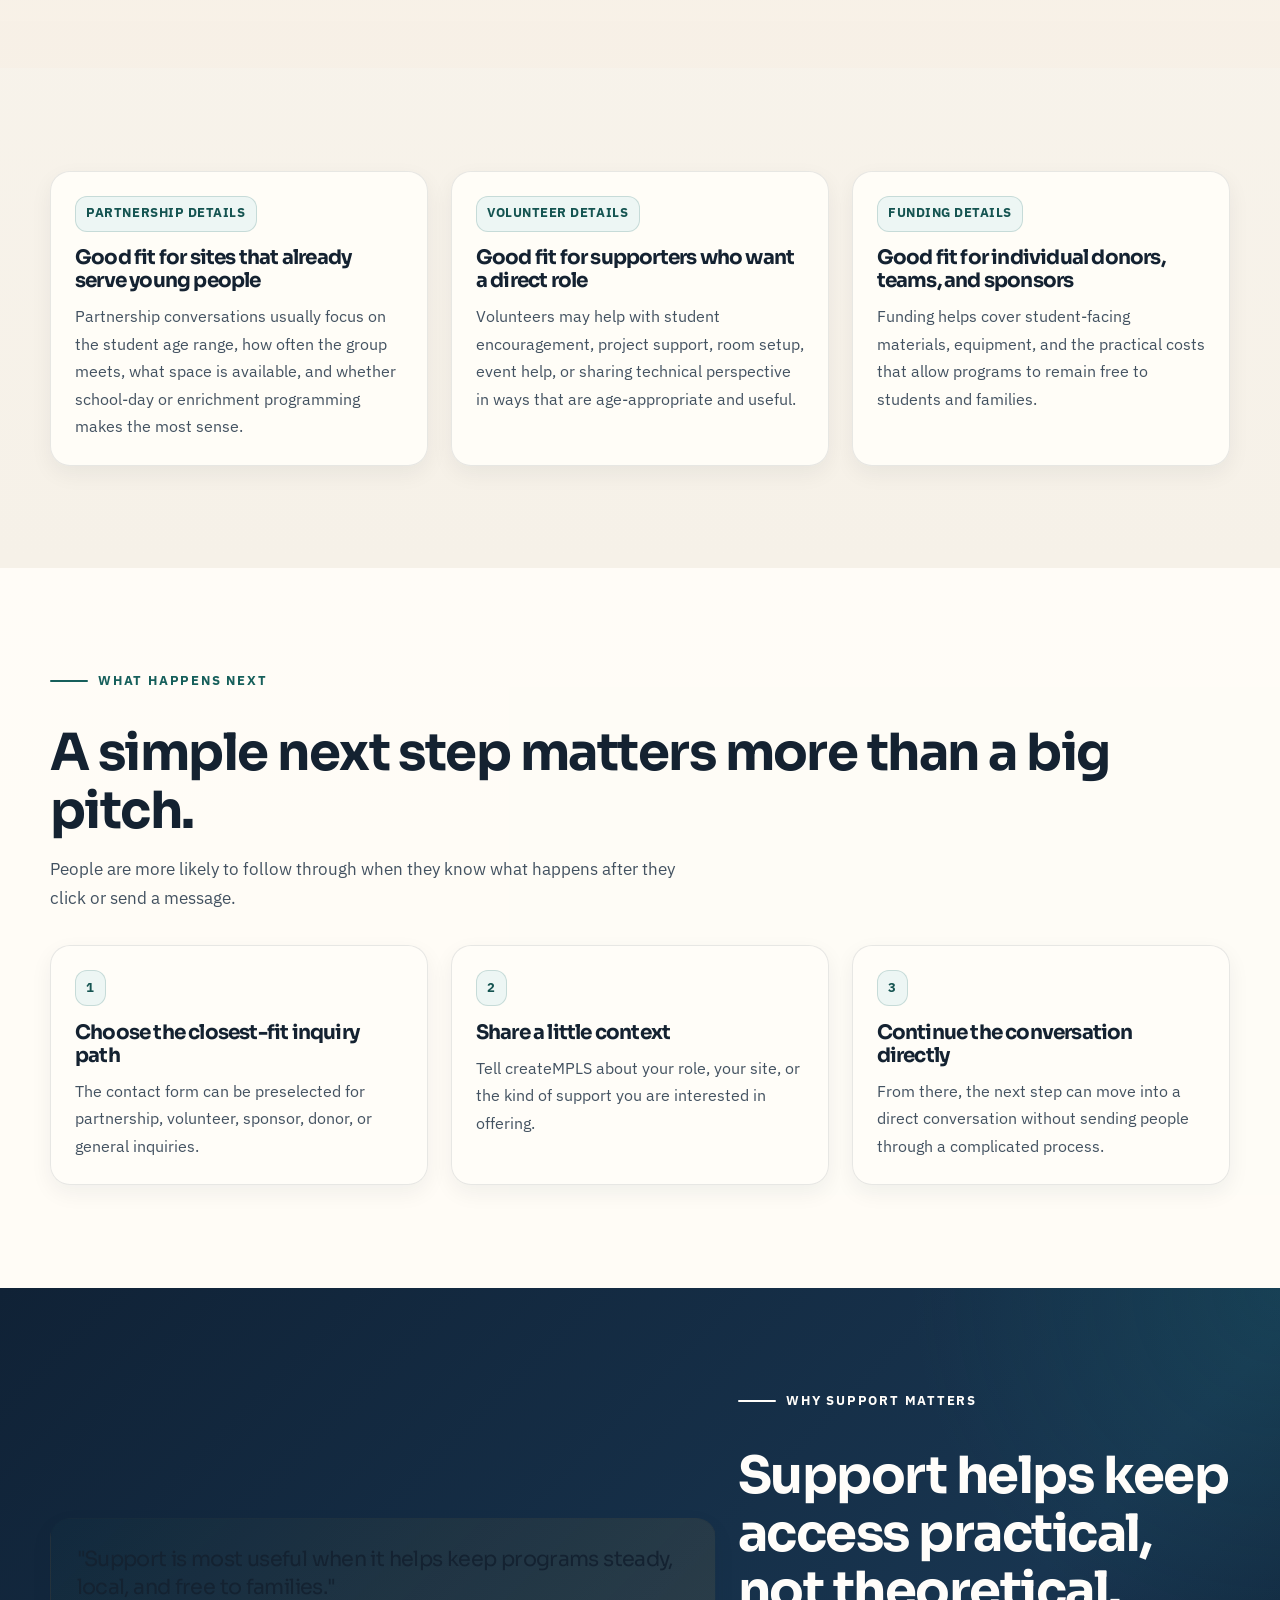
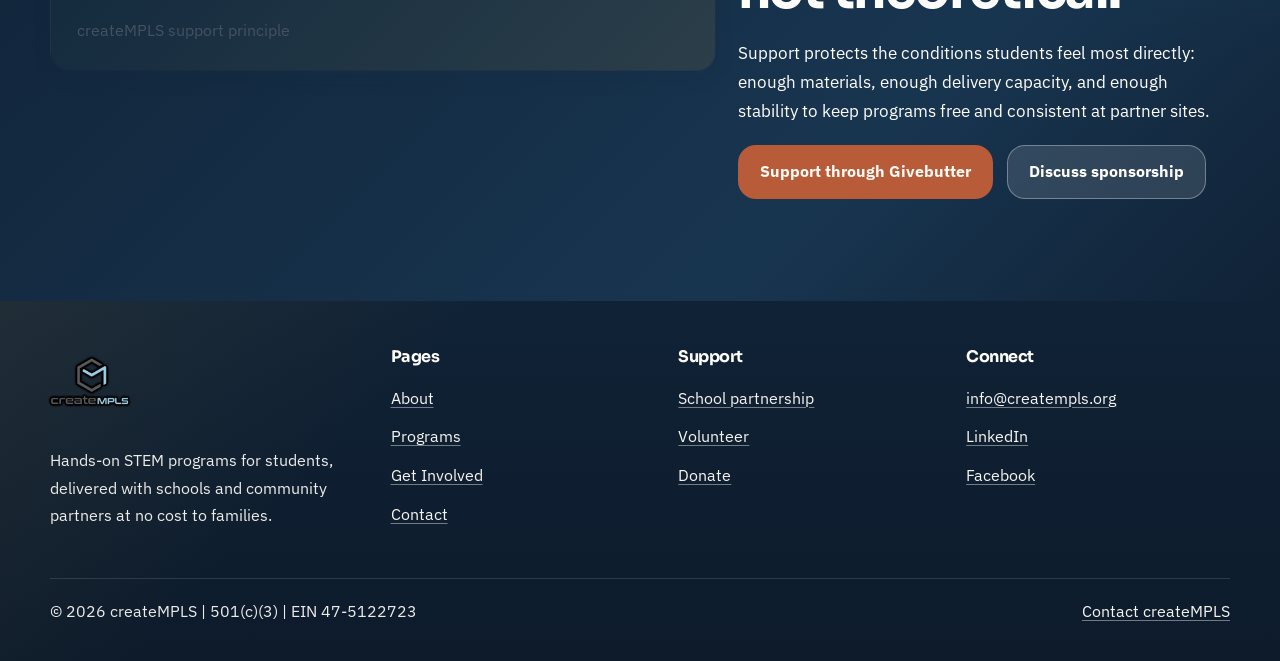
<file: get-involved.html>
<!DOCTYPE html>
<html lang="en">
<head>
  <meta charset="UTF-8">
  <meta name="viewport" content="width=device-width, initial-scale=1.0">
  <title>Get Involved | createMPLS</title>
  <meta name="description" content="Support createMPLS as a school or community partner, volunteer, donor, or sponsor and help keep no-cost STEM programs available to students.">
  <meta property="og:title" content="Get Involved | createMPLS">
  <meta property="og:description" content="Clear next steps for partners, volunteers, donors, and sponsors who want to support createMPLS.">
  <meta property="og:type" content="website">
  <meta name="theme-color" content="#102236">
  <link rel="stylesheet" href="assets/css/site.css">
</head>
<body>
  <a class="skip-link" href="#main">Skip to content</a>
  <header class="site-header" data-site-header>
    <div class="container">
      <nav class="site-nav" aria-label="Primary">
        <a class="brand" href="index.html" aria-label="createMPLS home">
          <img class="brand__logo" src="assets/img/creatempls-logo.png" alt="createMPLS">
        </a>
        <button class="site-nav__toggle" type="button" aria-label="Toggle navigation" aria-expanded="false" data-nav-toggle>
          <span></span><span></span><span></span>
        </button>
        <div class="site-nav__menu" data-nav-menu>
          <ul class="site-nav__links">
            <li><a href="about.html">About</a></li>
            <li><a href="programs.html">Programs</a></li>
            <li><a href="get-involved.html">Get Involved</a></li>
            <li><a href="contact.html">Contact</a></li>
          </ul>
        </div>
      </nav>
    </div>
  </header>

  <main id="main" tabindex="-1">
    <section class="hero" data-content-block="involved-hero">
      <div class="container">
        <div class="hero-grid">
          <div class="hero-copy">
            <div class="eyebrow">Get involved</div>
            <h1>There are a few clear ways to help, and each one starts with a realistic next step.</h1>
            <p>Some people bring a school or community site. Some bring time. Some bring funding. The site keeps those paths separate so it is easy to tell where you fit.</p>
          </div>
          <div class="surface-card reveal">
            <span class="card-label">Three core paths</span>
            <ul class="checklist">
              <li>Start or expand a school or community partnership</li>
              <li>Volunteer your time or expertise with students and programs</li>
              <li>Donate or sponsor no-cost access</li>
            </ul>
          </div>
        </div>
      </div>
    </section>

    <section class="section section--tint" data-content-block="involved-pathways">
      <div class="container">
        <div class="section-header section-header--center reveal">
          <div class="eyebrow">Choose a pathway</div>
          <h2 class="section-heading">Each support path should be easy to recognize.</h2>
          <p class="section-lead">Whether you want to host programming, volunteer your time, or help fund the work, the next step should feel specific and manageable.</p>
        </div>

        <div class="route-grid">
          <article class="route-card reveal">
            <span class="card-label">Partners</span>
            <h3>Bring createMPLS into a school or community site</h3>
            <p>Best for schools, youth-serving nonprofits, libraries, and community organizations that want to host hands-on STEM programming.</p>
            <div class="button-row button-row--spaced">
              <a class="button button--secondary button--small" href="contact.html?interest=school_partnership#contact-form">Partnership inquiry</a>
            </div>
          </article>
          <article class="route-card reveal delay-1">
            <span class="card-label">Volunteers</span>
            <h3>Support students and program staff directly</h3>
            <p>Best for people who can offer dependable time, classroom support, event help, or technical perspective that is useful to young learners.</p>
            <div class="button-row button-row--spaced">
              <a class="button button--secondary button--small" href="contact.html?interest=volunteering#contact-form">Volunteer inquiry</a>
            </div>
          </article>
          <article class="route-card reveal delay-2">
            <span class="card-label">Donors and sponsors</span>
            <h3>Help keep the no-cost model in place</h3>
            <p>Best for supporters who want to help cover materials, equipment, and the practical costs of delivering programs students can access.</p>
            <div class="button-row button-row--spaced">
              <a class="button button--primary button--small" href="https://givebutter.com/creatempls" target="_blank" rel="noopener">Donate now</a>
            </div>
          </article>
        </div>
      </div>
    </section>

    <section class="section" data-content-block="involved-details">
      <div class="container">
        <div class="detail-grid">
          <article class="detail-card reveal">
            <span class="card-label">Partnership details</span>
            <h3>Good fit for sites that already serve young people</h3>
            <p>Partnership conversations usually focus on the student age range, how often the group meets, what space is available, and whether school-day or enrichment programming makes the most sense.</p>
          </article>
          <article class="detail-card reveal delay-1">
            <span class="card-label">Volunteer details</span>
            <h3>Good fit for supporters who want a direct role</h3>
            <p>Volunteers may help with student encouragement, project support, room setup, event help, or sharing technical perspective in ways that are age-appropriate and useful.</p>
          </article>
          <article class="detail-card reveal delay-2">
            <span class="card-label">Funding details</span>
            <h3>Good fit for individual donors, teams, and sponsors</h3>
            <p>Funding helps cover student-facing materials, equipment, and the practical costs that allow programs to remain free to students and families.</p>
          </article>
        </div>
      </div>
    </section>

    <section class="section section--paper" data-content-block="involved-next-steps">
      <div class="container">
        <div class="section-header reveal">
          <div class="eyebrow">What happens next</div>
          <h2 class="section-heading">A simple next step matters more than a big pitch.</h2>
          <p class="section-lead">People are more likely to follow through when they know what happens after they click or send a message.</p>
        </div>

        <div class="timeline-grid">
          <article class="timeline-card reveal">
            <span class="card-label">1</span>
            <h3>Choose the closest-fit inquiry path</h3>
            <p>The contact form can be preselected for partnership, volunteer, sponsor, donor, or general inquiries.</p>
          </article>
          <article class="timeline-card reveal delay-1">
            <span class="card-label">2</span>
            <h3>Share a little context</h3>
            <p>Tell createMPLS about your role, your site, or the kind of support you are interested in offering.</p>
          </article>
          <article class="timeline-card reveal delay-2">
            <span class="card-label">3</span>
            <h3>Continue the conversation directly</h3>
            <p>From there, the next step can move into a direct conversation without sending people through a complicated process.</p>
          </article>
        </div>
      </div>
    </section>

    <section class="section section--ink" data-content-block="involved-support-band">
      <div class="container">
        <div class="split-grid">
          <aside class="quote-card reveal">
            <blockquote>"Support is most useful when it helps keep programs steady, local, and free to families."</blockquote>
            <cite>createMPLS support principle</cite>
          </aside>

          <div class="stack reveal delay-1">
            <div class="eyebrow">Why support matters</div>
            <h2 class="section-heading">Support helps keep access practical, not theoretical.</h2>
            <p class="section-lead">Support protects the conditions students feel most directly: enough materials, enough delivery capacity, and enough stability to keep programs free and consistent at partner sites.</p>
            <div class="button-row">
              <a class="button button--primary" href="https://givebutter.com/creatempls" target="_blank" rel="noopener">Support through Givebutter</a>
              <a class="button button--ghost" href="contact.html?interest=corporate_sponsorship#contact-form">Discuss sponsorship</a>
            </div>
          </div>
        </div>
      </div>
    </section>
  </main>

  <footer class="site-footer">
    <div class="container">
      <div class="site-footer__grid">
        <div>
          <p class="brand"><img class="brand__logo" src="assets/img/creatempls-logo.png" alt="createMPLS"></p>
          <p>Hands-on STEM programs for students, delivered with schools and community partners at no cost to families.</p>
        </div>
        <div>
          <h4>Pages</h4>
          <ul>
            <li><a href="about.html">About</a></li>
            <li><a href="programs.html">Programs</a></li>
            <li><a href="get-involved.html">Get Involved</a></li>
            <li><a href="contact.html">Contact</a></li>
          </ul>
        </div>
        <div>
          <h4>Support</h4>
          <ul>
            <li><a href="contact.html?interest=school_partnership#contact-form">School partnership</a></li>
            <li><a href="contact.html?interest=volunteering#contact-form">Volunteer</a></li>
            <li><a href="https://givebutter.com/creatempls" target="_blank" rel="noopener">Donate</a></li>
          </ul>
        </div>
        <div>
          <h4>Connect</h4>
          <ul>
            <li><a href="mailto:info@creatempls.org">info@creatempls.org</a></li>
            <li><a href="https://www.linkedin.com/company/creatempls" target="_blank" rel="noopener">LinkedIn</a></li>
            <li><a href="https://www.facebook.com/MPLScreate/" target="_blank" rel="noopener">Facebook</a></li>
          </ul>
        </div>
      </div>
      <div class="site-footer__bottom">
        <span>&copy; 2026 createMPLS | 501(c)(3) | EIN 47-5122723</span>
        <a href="contact.html">Contact createMPLS</a>
      </div>
    </div>
  </footer>

  <script src="assets/js/site.js" defer></script>
</body>
</html>
</file>
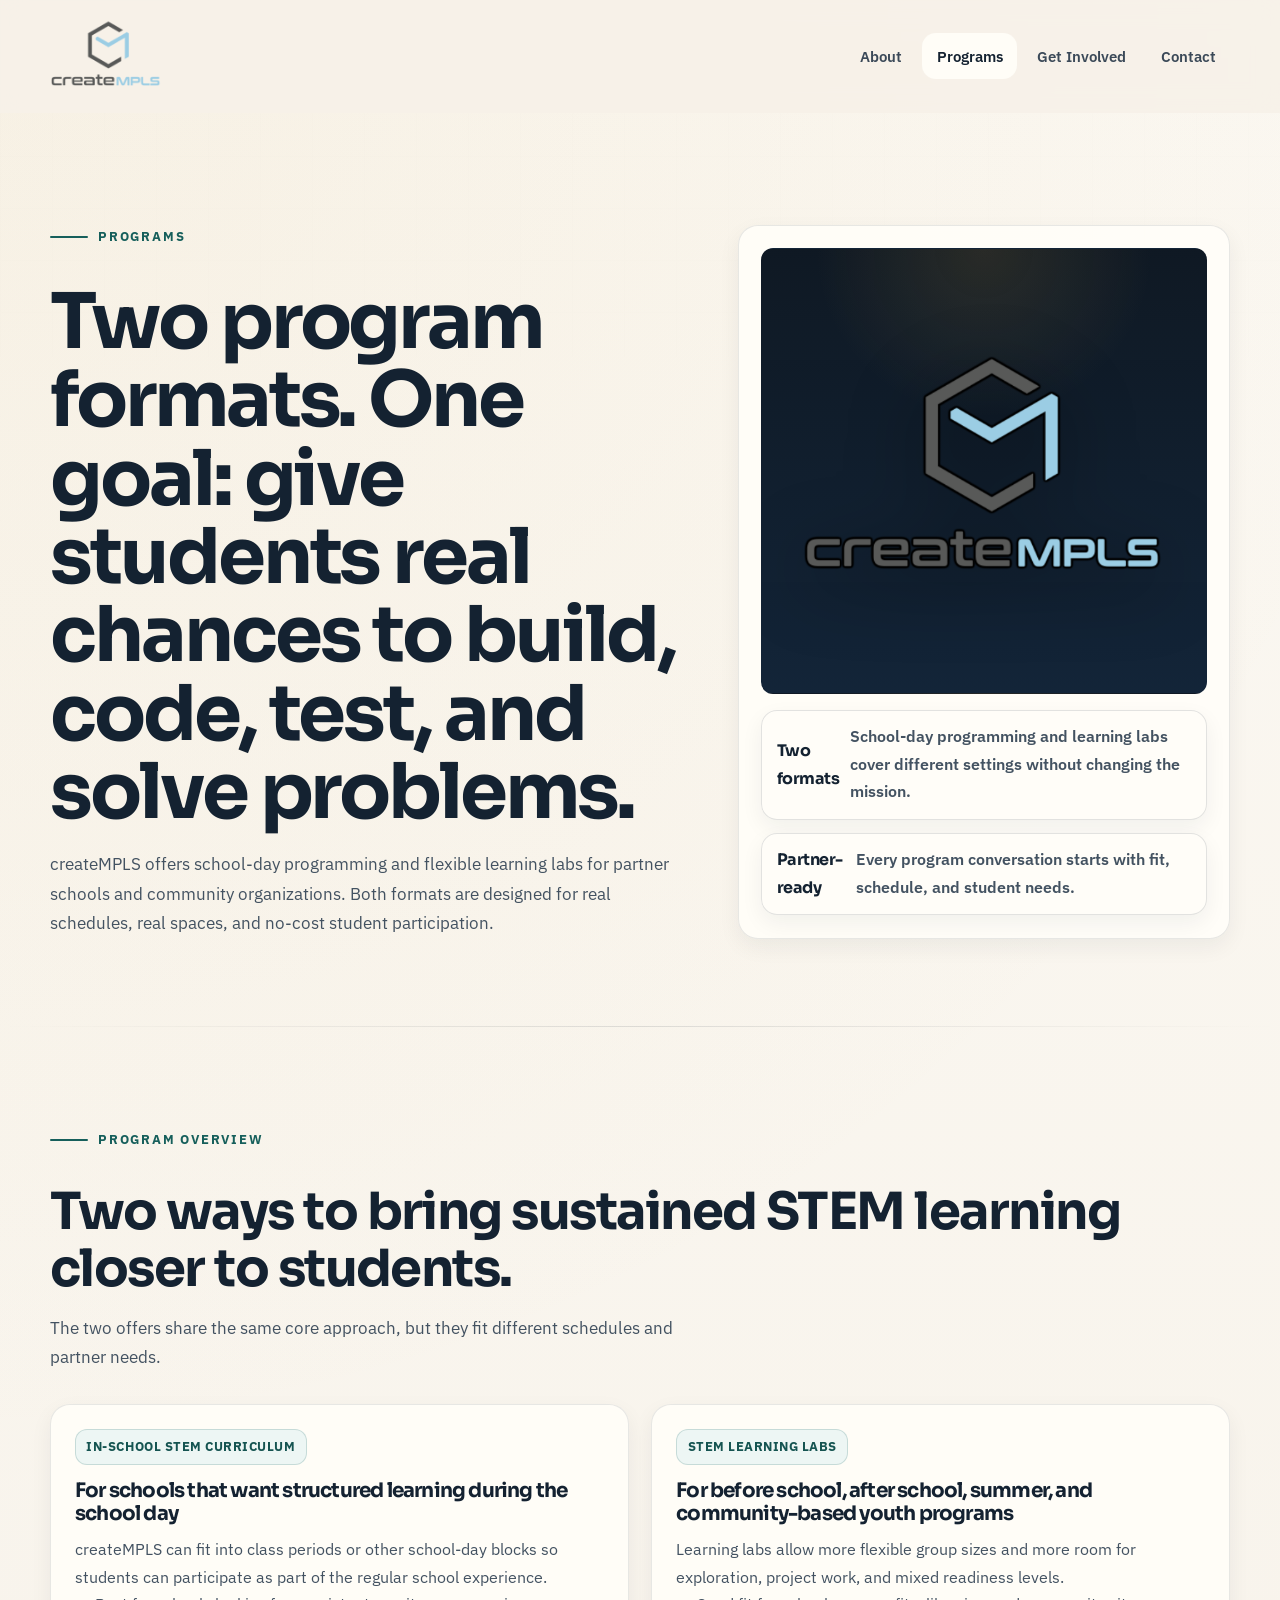
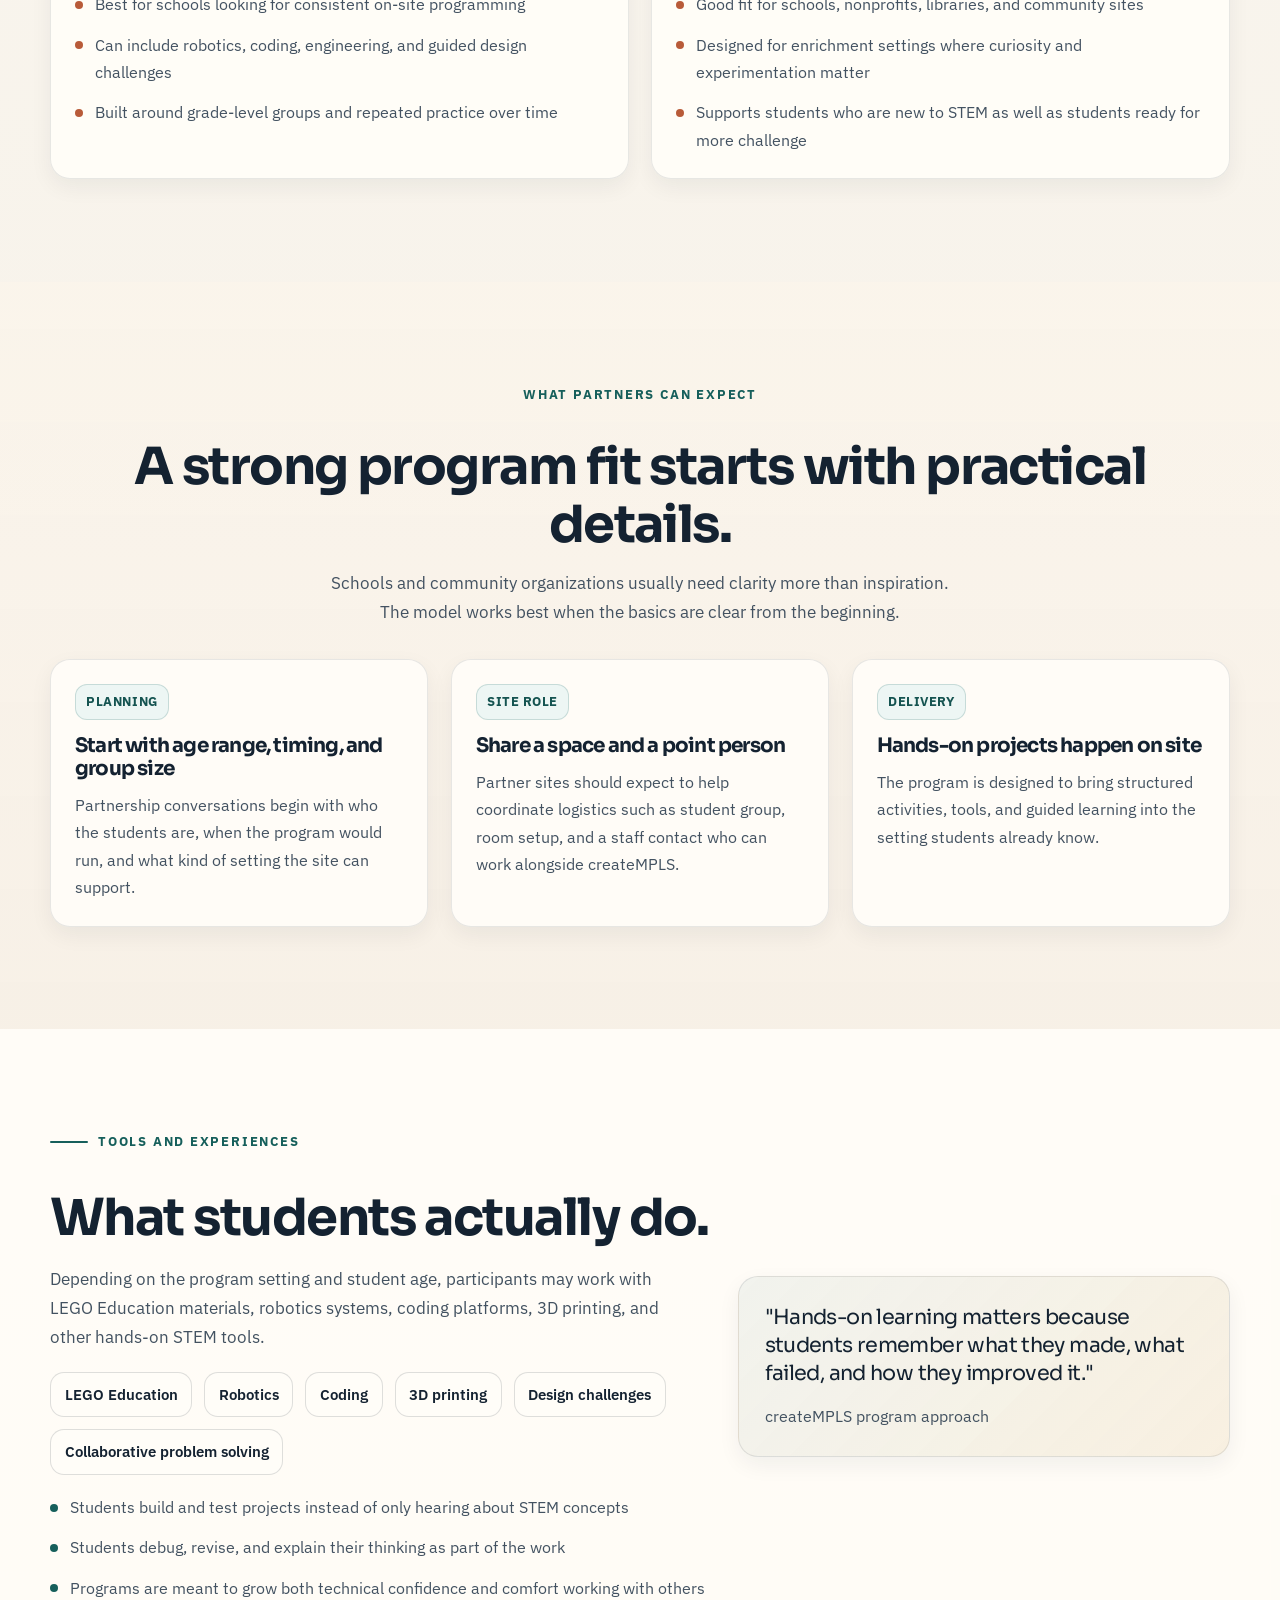
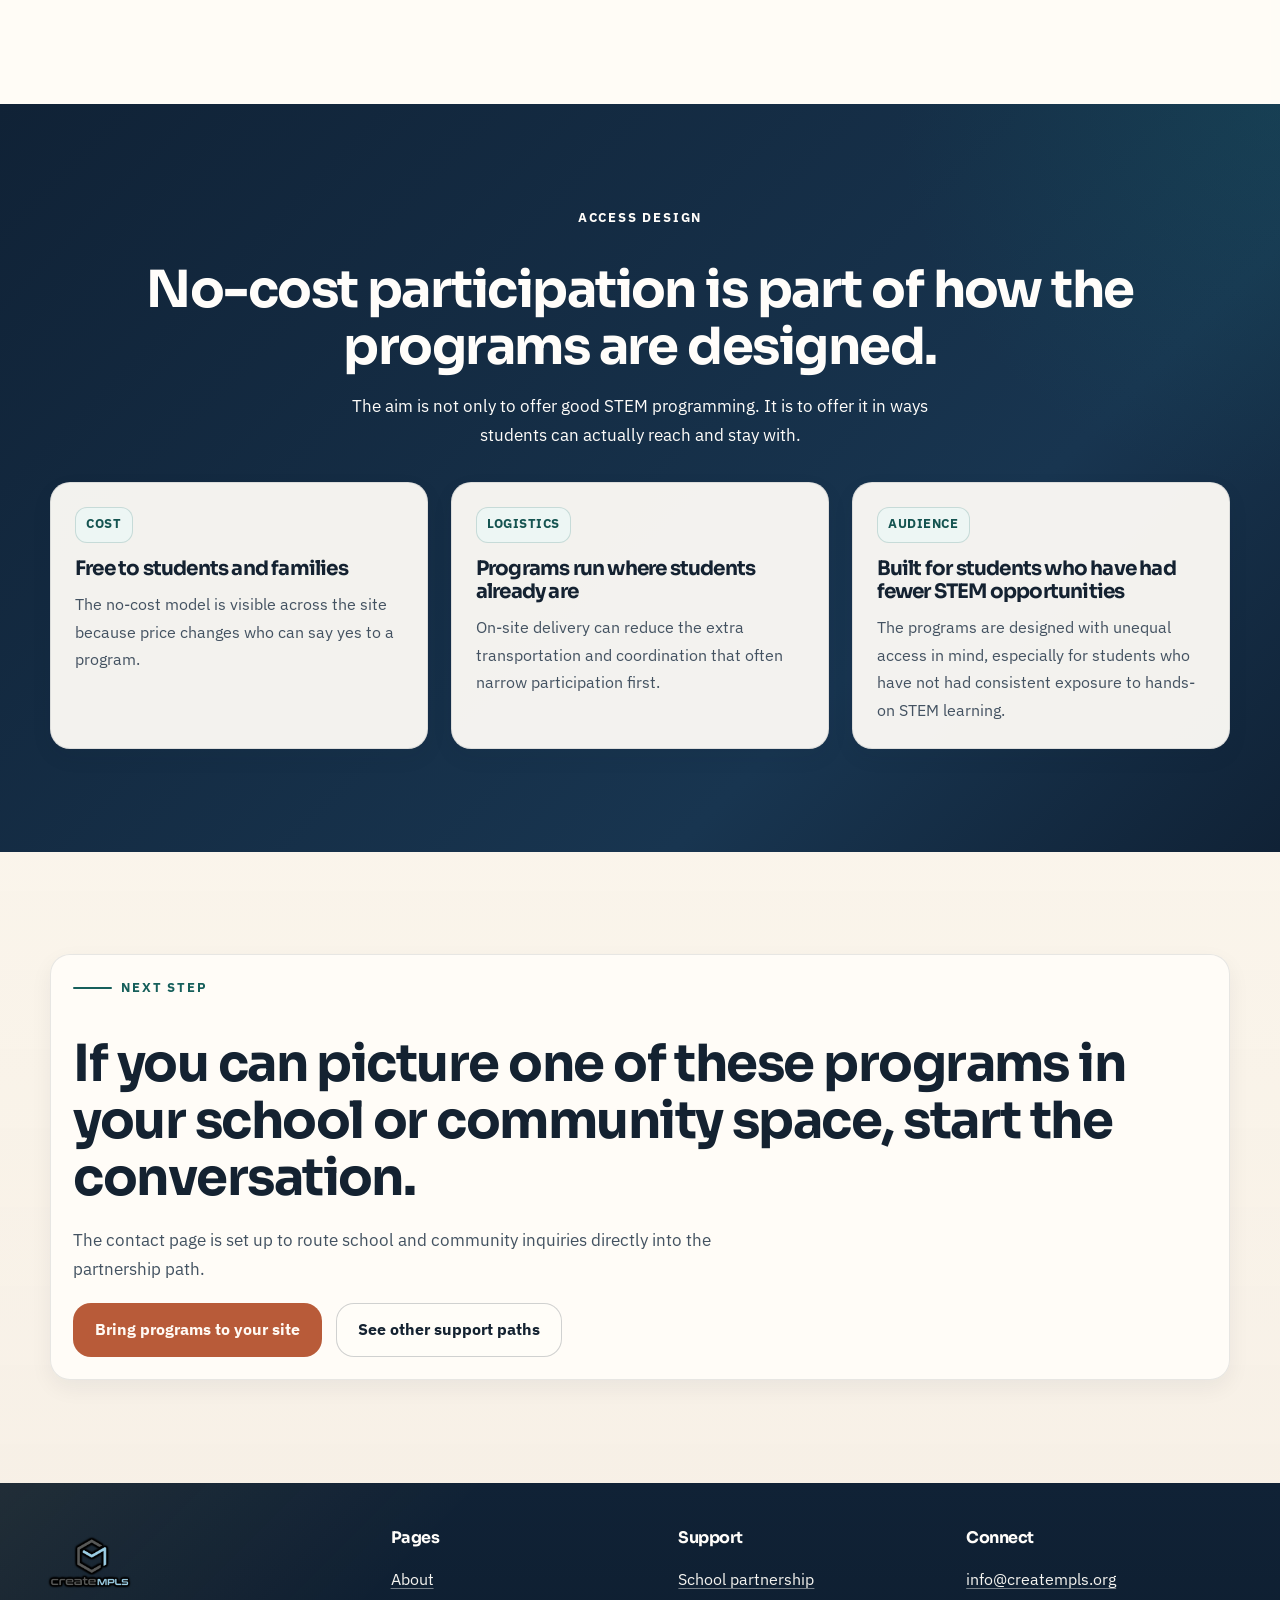
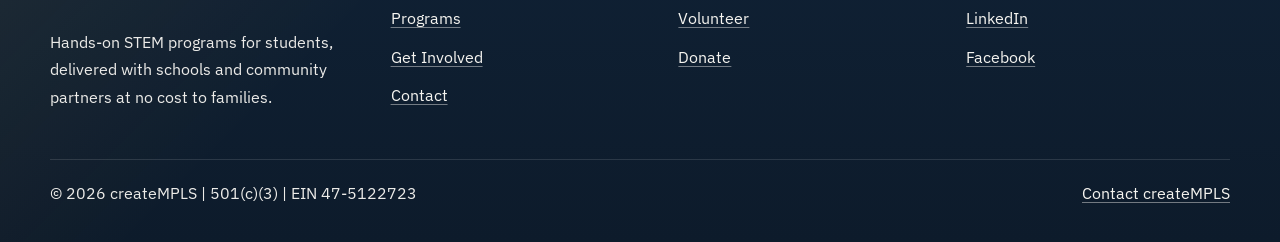
<file: programs.html>
<!DOCTYPE html>
<html lang="en">
<head>
  <meta charset="UTF-8">
  <meta name="viewport" content="width=device-width, initial-scale=1.0">
  <title>Programs | createMPLS</title>
  <meta name="description" content="Explore the createMPLS program model, including in-school STEM programming and flexible learning labs for schools and community organizations.">
  <meta property="og:title" content="Programs | createMPLS">
  <meta property="og:description" content="Two createMPLS program formats built for real school and community settings, with no-cost access for students.">
  <meta property="og:type" content="website">
  <meta name="theme-color" content="#102236">
  <link rel="stylesheet" href="assets/css/site.css">
</head>
<body>
  <a class="skip-link" href="#main">Skip to content</a>
  <header class="site-header" data-site-header>
    <div class="container">
      <nav class="site-nav" aria-label="Primary">
        <a class="brand" href="index.html" aria-label="createMPLS home">
          <img class="brand__logo" src="assets/img/creatempls-logo.png" alt="createMPLS">
        </a>
        <button class="site-nav__toggle" type="button" aria-label="Toggle navigation" aria-expanded="false" data-nav-toggle>
          <span></span><span></span><span></span>
        </button>
        <div class="site-nav__menu" data-nav-menu>
          <ul class="site-nav__links">
            <li><a href="about.html">About</a></li>
            <li><a href="programs.html">Programs</a></li>
            <li><a href="get-involved.html">Get Involved</a></li>
            <li><a href="contact.html">Contact</a></li>
          </ul>
        </div>
      </nav>
    </div>
  </header>

  <main id="main" tabindex="-1">
    <section class="hero" data-content-block="programs-hero">
      <div class="container">
        <div class="hero-grid">
          <div class="hero-copy">
            <div class="eyebrow">Programs</div>
            <h1>Two program formats. One goal: give students real chances to build, code, test, and solve problems.</h1>
            <p>createMPLS offers school-day programming and flexible learning labs for partner schools and community organizations. Both formats are designed for real schedules, real spaces, and no-cost student participation.</p>
          </div>
          <div class="surface-card reveal">
            <div class="placeholder-figure placeholder-figure--brand">
              <img src="assets/img/creatempls-logo.png" alt="createMPLS logo">
            </div>
            <div class="overlay-stack">
              <div class="overlay-note">
                <strong>Two formats</strong>
                <span>School-day programming and learning labs cover different settings without changing the mission.</span>
              </div>
              <div class="overlay-note">
                <strong>Partner-ready</strong>
                <span>Every program conversation starts with fit, schedule, and student needs.</span>
              </div>
            </div>
          </div>
        </div>
      </div>
    </section>

    <section class="section" data-content-block="programs-overview">
      <div class="container">
        <div class="section-header reveal">
          <div class="eyebrow">Program overview</div>
          <h2 class="section-heading">Two ways to bring sustained STEM learning closer to students.</h2>
          <p class="section-lead">The two offers share the same core approach, but they fit different schedules and partner needs.</p>
        </div>

        <div class="program-grid program-grid--two">
          <article class="program-card reveal">
            <span class="card-label">In-school STEM curriculum</span>
            <h3>For schools that want structured learning during the school day</h3>
            <p>createMPLS can fit into class periods or other school-day blocks so students can participate as part of the regular school experience.</p>
            <ul class="checklist">
              <li>Best for schools looking for consistent on-site programming</li>
              <li>Can include robotics, coding, engineering, and guided design challenges</li>
              <li>Built around grade-level groups and repeated practice over time</li>
            </ul>
          </article>

          <article class="program-card reveal delay-1">
            <span class="card-label">STEM learning labs</span>
            <h3>For before school, after school, summer, and community-based youth programs</h3>
            <p>Learning labs allow more flexible group sizes and more room for exploration, project work, and mixed readiness levels.</p>
            <ul class="checklist">
              <li>Good fit for schools, nonprofits, libraries, and community sites</li>
              <li>Designed for enrichment settings where curiosity and experimentation matter</li>
              <li>Supports students who are new to STEM as well as students ready for more challenge</li>
            </ul>
          </article>
        </div>
      </div>
    </section>

    <section class="section section--tint" data-content-block="programs-partner-expectations">
      <div class="container">
        <div class="section-header section-header--center reveal">
          <div class="eyebrow">What partners can expect</div>
          <h2 class="section-heading">A strong program fit starts with practical details.</h2>
          <p class="section-lead">Schools and community organizations usually need clarity more than inspiration. The model works best when the basics are clear from the beginning.</p>
        </div>

        <div class="feature-grid">
          <article class="feature-card reveal">
            <span class="card-label">Planning</span>
            <h3>Start with age range, timing, and group size</h3>
            <p>Partnership conversations begin with who the students are, when the program would run, and what kind of setting the site can support.</p>
          </article>
          <article class="feature-card reveal delay-1">
            <span class="card-label">Site role</span>
            <h3>Share a space and a point person</h3>
            <p>Partner sites should expect to help coordinate logistics such as student group, room setup, and a staff contact who can work alongside createMPLS.</p>
          </article>
          <article class="feature-card reveal delay-2">
            <span class="card-label">Delivery</span>
            <h3>Hands-on projects happen on site</h3>
            <p>The program is designed to bring structured activities, tools, and guided learning into the setting students already know.</p>
          </article>
        </div>
      </div>
    </section>

    <section class="section section--paper" data-content-block="programs-tools-outcomes">
      <div class="container">
        <div class="split-grid">
          <div class="stack reveal">
            <div class="eyebrow">Tools and experiences</div>
            <h2 class="section-heading">What students actually do.</h2>
            <p class="section-lead">Depending on the program setting and student age, participants may work with LEGO Education materials, robotics systems, coding platforms, 3D printing, and other hands-on STEM tools.</p>
            <div class="tag-list">
              <span class="tag">LEGO Education</span>
              <span class="tag">Robotics</span>
              <span class="tag">Coding</span>
              <span class="tag">3D printing</span>
              <span class="tag">Design challenges</span>
              <span class="tag">Collaborative problem solving</span>
            </div>
            <ul class="plain-list">
              <li>Students build and test projects instead of only hearing about STEM concepts</li>
              <li>Students debug, revise, and explain their thinking as part of the work</li>
              <li>Programs are meant to grow both technical confidence and comfort working with others</li>
            </ul>
          </div>

          <aside class="quote-card reveal delay-1">
            <blockquote>"Hands-on learning matters because students remember what they made, what failed, and how they improved it."</blockquote>
            <cite>createMPLS program approach</cite>
          </aside>
        </div>
      </div>
    </section>

    <section class="section section--ink" data-content-block="programs-access">
      <div class="container">
        <div class="section-header section-header--center reveal">
          <div class="eyebrow">Access design</div>
          <h2 class="section-heading">No-cost participation is part of how the programs are designed.</h2>
          <p class="section-lead">The aim is not only to offer good STEM programming. It is to offer it in ways students can actually reach and stay with.</p>
        </div>

        <div class="proof-grid">
          <article class="proof-card reveal">
            <span class="card-label">Cost</span>
            <h3>Free to students and families</h3>
            <p>The no-cost model is visible across the site because price changes who can say yes to a program.</p>
          </article>
          <article class="proof-card reveal delay-1">
            <span class="card-label">Logistics</span>
            <h3>Programs run where students already are</h3>
            <p>On-site delivery can reduce the extra transportation and coordination that often narrow participation first.</p>
          </article>
          <article class="proof-card reveal delay-2">
            <span class="card-label">Audience</span>
            <h3>Built for students who have had fewer STEM opportunities</h3>
            <p>The programs are designed with unequal access in mind, especially for students who have not had consistent exposure to hands-on STEM learning.</p>
          </article>
        </div>
      </div>
    </section>

    <section class="section section--tint" data-content-block="programs-cta">
      <div class="container">
        <div class="cta-card reveal">
          <div class="stack">
            <div class="eyebrow">Next step</div>
            <h2 class="section-heading">If you can picture one of these programs in your school or community space, start the conversation.</h2>
            <p class="section-lead">The contact page is set up to route school and community inquiries directly into the partnership path.</p>
            <div class="button-row">
              <a class="button button--primary" href="contact.html?interest=school_partnership#contact-form">Bring programs to your site</a>
              <a class="button button--secondary" href="get-involved.html">See other support paths</a>
            </div>
          </div>
        </div>
      </div>
    </section>
  </main>

  <footer class="site-footer">
    <div class="container">
      <div class="site-footer__grid">
        <div>
          <p class="brand"><img class="brand__logo" src="assets/img/creatempls-logo.png" alt="createMPLS"></p>
          <p>Hands-on STEM programs for students, delivered with schools and community partners at no cost to families.</p>
        </div>
        <div>
          <h4>Pages</h4>
          <ul>
            <li><a href="about.html">About</a></li>
            <li><a href="programs.html">Programs</a></li>
            <li><a href="get-involved.html">Get Involved</a></li>
            <li><a href="contact.html">Contact</a></li>
          </ul>
        </div>
        <div>
          <h4>Support</h4>
          <ul>
            <li><a href="contact.html?interest=school_partnership#contact-form">School partnership</a></li>
            <li><a href="contact.html?interest=volunteering#contact-form">Volunteer</a></li>
            <li><a href="https://givebutter.com/creatempls" target="_blank" rel="noopener">Donate</a></li>
          </ul>
        </div>
        <div>
          <h4>Connect</h4>
          <ul>
            <li><a href="mailto:info@creatempls.org">info@creatempls.org</a></li>
            <li><a href="https://www.linkedin.com/company/creatempls" target="_blank" rel="noopener">LinkedIn</a></li>
            <li><a href="https://www.facebook.com/MPLScreate/" target="_blank" rel="noopener">Facebook</a></li>
          </ul>
        </div>
      </div>
      <div class="site-footer__bottom">
        <span>&copy; 2026 createMPLS | 501(c)(3) | EIN 47-5122723</span>
        <a href="contact.html">Contact createMPLS</a>
      </div>
    </div>
  </footer>

  <script src="assets/js/site.js" defer></script>
</body>
</html>
</file>
<file: assets/css/site.css>
@import url('https://fonts.googleapis.com/css2?family=IBM+Plex+Sans:wght@400;500;600;700&family=Sora:wght@400;600;700;800&display=swap');

:root {
  --bg: #f6f1e8;
  --paper: #fffdfa;
  --paper-strong: #faf4ea;
  --sand: #e6dccf;
  --line: #cdc2b5;
  --ink: #142231;
  --muted: #435261;
  --navy: #102236;
  --navy-soft: #183550;
  --teal: #165f5b;
  --teal-soft: #e6f3f0;
  --rust: #b85b39;
  --rust-dark: #8f452b;
  --gold: #c89b3f;
  --gold-soft: #f6edcf;
  --focus-ring: #0d6b66;
  --shadow-sm: 0 8px 22px rgba(16, 34, 54, 0.06);
  --shadow-lg: 0 18px 42px rgba(16, 34, 54, 0.1);
  --radius-sm: 12px;
  --radius-md: 20px;
  --radius-lg: 28px;
  --container: 1180px;
  --nav-height: 84px;
}

*,
*::before,
*::after {
  box-sizing: border-box;
}

html {
  scroll-behavior: smooth;
}

body {
  margin: 0;
  min-width: 320px;
  font-family: 'IBM Plex Sans', sans-serif;
  line-height: 1.72;
  color: var(--ink);
  background:
    radial-gradient(circle at top left, rgba(200, 155, 63, 0.08), transparent 28%),
    linear-gradient(180deg, #fbf8f2 0%, var(--bg) 56%, #f2ece2 100%);
}

body::before {
  content: '';
  position: fixed;
  inset: 0;
  pointer-events: none;
  background-image:
    linear-gradient(rgba(23, 34, 48, 0.015) 1px, transparent 1px),
    linear-gradient(90deg, rgba(23, 34, 48, 0.015) 1px, transparent 1px);
  background-size: 52px 52px;
  mask-image: linear-gradient(180deg, rgba(0, 0, 0, 0.24), transparent 82%);
  z-index: -1;
}

img {
  display: block;
  max-width: 100%;
}

a {
  color: inherit;
  text-decoration: none;
  text-underline-offset: 0.18em;
  text-decoration-thickness: 0.08em;
}

button,
input,
select,
textarea {
  font: inherit;
}

button {
  color: inherit;
}

a:focus-visible,
button:focus-visible,
input:focus-visible,
select:focus-visible,
textarea:focus-visible {
  outline: 3px solid rgba(13, 107, 102, 0.72);
  outline-offset: 3px;
}

.sr-only {
  position: absolute;
  width: 1px;
  height: 1px;
  padding: 0;
  margin: -1px;
  overflow: hidden;
  clip-path: inset(50%);
  white-space: nowrap;
  border: 0;
}

.skip-link {
  position: absolute;
  top: 0.5rem;
  left: 50%;
  z-index: 1000;
  padding: 0.8rem 1rem;
  border-radius: 999px;
  border: 1px solid rgba(23, 34, 48, 0.18);
  background: var(--paper);
  box-shadow: var(--shadow-sm);
  transform: translate(-50%, -180%);
  transition: transform 0.18s ease;
}

.skip-link:focus,
.skip-link:focus-visible {
  transform: translate(-50%, 0);
}

.container {
  width: min(var(--container), calc(100% - 2rem));
  margin: 0 auto;
}

.section {
  padding: clamp(4.5rem, 8vw, 7rem) 0;
}

.section--tight {
  padding: clamp(3.5rem, 6vw, 5rem) 0;
}

.section--paper {
  background: rgba(255, 253, 248, 0.92);
}

.section--tint {
  background: linear-gradient(180deg, rgba(250, 244, 235, 0.95), rgba(247, 240, 230, 0.98));
}

.section--ink {
  background:
    radial-gradient(circle at top right, rgba(22, 117, 111, 0.18), transparent 26%),
    linear-gradient(135deg, #102236, #183550 70%, #102236);
  color: var(--paper);
}

.section--ink .section-heading,
.section--ink h2,
.section--ink h3,
.section--ink p,
.section--ink li,
.section--ink .eyebrow,
.section--ink .section-lead {
  color: inherit;
}

.section--ink a:not(.button),
.surface-card--dark a:not(.button),
.hero-visual--dark a:not(.button),
.cta-card--dark a:not(.button),
.site-footer a:not(.button) {
  color: rgba(255, 253, 248, 0.96);
  text-decoration: underline;
  text-decoration-color: rgba(255, 253, 248, 0.42);
  text-underline-offset: 0.18em;
  text-decoration-thickness: 0.08em;
}

.section--ink a:not(.button):hover,
.section--ink a:not(.button):focus-visible,
.surface-card--dark a:not(.button):hover,
.surface-card--dark a:not(.button):focus-visible,
.hero-visual--dark a:not(.button):hover,
.hero-visual--dark a:not(.button):focus-visible,
.cta-card--dark a:not(.button):hover,
.cta-card--dark a:not(.button):focus-visible,
.site-footer a:not(.button):hover,
.site-footer a:not(.button):focus-visible {
  color: #fffefb;
  text-decoration-color: currentColor;
}

.eyebrow {
  display: inline-flex;
  align-items: center;
  gap: 0.6rem;
  margin-bottom: 1rem;
  font-size: 0.8rem;
  font-weight: 700;
  letter-spacing: 0.14em;
  text-transform: uppercase;
  color: var(--teal);
}

.eyebrow::before {
  content: '';
  width: 2.4rem;
  height: 2px;
  border-radius: 999px;
  background: currentColor;
}

.section-heading {
  margin: 0;
  font-family: 'Sora', sans-serif;
  font-size: clamp(2rem, 4vw, 3.5rem);
  line-height: 1.12;
  letter-spacing: -0.03em;
}

.section-lead,
.hero-copy p,
.page-hero__copy p {
  margin: 0;
  max-width: 64ch;
  font-size: 1.06rem;
  color: var(--muted);
}

.stack {
  display: grid;
  gap: 1.2rem;
}

.button-row {
  display: flex;
  flex-wrap: wrap;
  gap: 0.9rem;
}

.button-row--spaced {
  margin-top: 1rem;
}

.button-row--spaced-lg {
  margin-top: 1.4rem;
}

.button {
  position: relative;
  isolation: isolate;
  display: inline-flex;
  align-items: center;
  justify-content: center;
  min-height: 3.35rem;
  padding: 0.92rem 1.3rem;
  border: 1px solid transparent;
  border-radius: 18px;
  font-weight: 700;
  line-height: 1.35;
  transition: box-shadow 0.2s ease, background-color 0.2s ease, border-color 0.2s ease;
}

.button:hover,
.button:focus-visible {
  box-shadow: var(--shadow-sm);
}

.button::before {
  content: none;
}

.button-ripple {
  display: none;
}

.button--primary {
  background: var(--rust);
  color: #fffaf4;
}

.button--primary:hover,
.button--primary:focus-visible {
  background: var(--rust-dark);
}

.button--secondary {
  border-color: rgba(23, 34, 48, 0.2);
  background: rgba(255, 253, 248, 0.96);
  color: var(--ink);
}

.button--secondary:hover,
.button--secondary:focus-visible {
  border-color: rgba(23, 34, 48, 0.34);
}

.button--ghost {
  border-color: rgba(255, 253, 248, 0.34);
  background: rgba(255, 255, 255, 0.12);
  color: var(--paper);
}

.button--ghost:hover,
.button--ghost:focus-visible {
  border-color: rgba(255, 253, 248, 0.42);
}

.button--small {
  min-height: 2.8rem;
  padding: 0.72rem 1.1rem;
  font-size: 0.92rem;
  border-radius: 16px;
}

.site-header {
  position: sticky;
  top: 0;
  z-index: 100;
  backdrop-filter: blur(12px);
  background: rgba(247, 241, 232, 0.9);
  border-bottom: 1px solid transparent;
  transition: border-color 0.2s ease, box-shadow 0.2s ease, background-color 0.2s ease;
}

.site-header--scrolled {
  background: rgba(255, 253, 248, 0.96);
  border-bottom-color: rgba(23, 34, 48, 0.1);
  box-shadow: 0 10px 26px rgba(16, 34, 54, 0.07);
}

.site-nav {
  display: flex;
  align-items: center;
  justify-content: space-between;
  gap: 1.25rem;
  min-height: var(--nav-height);
}

.brand {
  display: inline-flex;
  align-items: center;
  gap: 0.55rem;
  font-family: 'Sora', sans-serif;
  font-size: 1.45rem;
  font-weight: 800;
  letter-spacing: -0.05em;
}

.brand__logo {
  width: auto;
  height: 7rem;
}

.site-footer .brand__logo {
  height: 5rem;
  filter:
    drop-shadow(0 0 1px rgba(0, 0, 0, 0.96))
    drop-shadow(1px 0 0 rgba(0, 0, 0, 0.88))
    drop-shadow(-1px 0 0 rgba(0, 0, 0, 0.88))
    drop-shadow(0 1px 0 rgba(0, 0, 0, 0.88))
    drop-shadow(0 -1px 0 rgba(0, 0, 0, 0.88));
}

.brand__create {
  color: var(--ink);
}

.brand__mpls {
  color: var(--rust);
}

.site-nav__menu {
  display: flex;
  align-items: center;
  gap: 1rem;
}

.site-nav__links {
  display: flex;
  align-items: center;
  gap: 0.35rem;
  list-style: none;
  padding: 0;
  margin: 0;
}

.site-nav__links a {
  display: inline-flex;
  align-items: center;
  min-height: 2.8rem;
  padding: 0.6rem 0.9rem;
  border-radius: 14px;
  font-size: 0.96rem;
  font-weight: 600;
  color: #3b4958;
}

.site-nav__links a:hover,
.site-nav__links a:focus-visible,
.site-nav__links a.is-active {
  color: var(--ink);
  background: rgba(255, 253, 248, 0.94);
}

.site-nav__toggle {
  display: none;
  width: 3rem;
  height: 3rem;
  padding: 0;
  border: 1px solid rgba(23, 34, 48, 0.16);
  border-radius: 16px;
  background: rgba(255, 253, 248, 0.88);
}

.site-nav__toggle span {
  display: block;
  width: 1.25rem;
  height: 2px;
  margin: 0.26rem auto;
  background: var(--ink);
  transition: transform 0.2s ease, opacity 0.2s ease;
}

.site-nav__toggle[aria-expanded='true'] span:nth-child(1) {
  transform: translateY(8px) rotate(45deg);
}

.site-nav__toggle[aria-expanded='true'] span:nth-child(2) {
  opacity: 0;
}

.site-nav__toggle[aria-expanded='true'] span:nth-child(3) {
  transform: translateY(-8px) rotate(-45deg);
}

.hero {
  position: relative;
  padding: clamp(5rem, 9vw, 7rem) 0 clamp(4rem, 7vw, 5.5rem);
}

.hero--home {
  padding-top: clamp(5.5rem, 10vw, 8rem);
}

.hero::after {
  content: '';
  position: absolute;
  inset: auto 0 0;
  height: 1px;
  background: linear-gradient(90deg, transparent, rgba(23, 34, 48, 0.12), transparent);
}

.hero-grid,
.split-grid,
.contact-grid,
.detail-grid,
.feature-grid,
.route-grid,
.proof-grid,
.timeline-grid,
.metric-grid,
.program-grid {
  display: grid;
  gap: 1.4rem;
}

.hero-grid,
.split-grid,
.contact-grid {
  grid-template-columns: minmax(0, 1.15fr) minmax(300px, 0.85fr);
  align-items: center;
}

.hero-copy,
.page-hero__copy {
  display: grid;
  gap: 1.2rem;
}

.hero-copy h1,
.page-hero__copy h1 {
  margin: 0;
  font-family: 'Sora', sans-serif;
  font-size: clamp(2.7rem, 6vw, 5.2rem);
  line-height: 1.02;
  letter-spacing: -0.04em;
  max-width: 15ch;
}

.hero-copy h1 .accent,
.page-hero__copy h1 .accent {
  color: var(--rust);
}

.pill-row,
.metric-row,
.tag-list {
  display: flex;
  flex-wrap: wrap;
  gap: 0.75rem;
}

.pill,
.tag {
  display: inline-flex;
  align-items: center;
  gap: 0.45rem;
  min-height: 2.3rem;
  padding: 0.55rem 0.85rem;
  border: 1px solid rgba(23, 34, 48, 0.14);
  border-radius: 14px;
  background: rgba(255, 253, 248, 0.94);
  font-size: 0.94rem;
  font-weight: 600;
  color: var(--ink);
}

.metric-row {
  margin-top: 0.5rem;
}

.metric {
  min-width: 8.5rem;
  padding: 1rem 1.05rem;
  border-radius: var(--radius-sm);
  background: rgba(255, 253, 248, 0.96);
  border: 1px solid rgba(23, 34, 48, 0.12);
  box-shadow: var(--shadow-sm);
}

.metric.is-counted {
  animation: metric-pop 0.48s ease;
}

.metric strong {
  display: block;
  font-family: 'Sora', sans-serif;
  font-size: 1.4rem;
  line-height: 1;
  letter-spacing: -0.04em;
}

.metric span {
  display: block;
  margin-top: 0.45rem;
  font-size: 0.9rem;
  color: var(--muted);
}

.hero-visual,
.surface-card,
.route-card,
.feature-card,
.detail-card,
.proof-card,
.timeline-card,
.contact-card,
.quote-card,
.cta-card,
.program-card {
  position: relative;
  overflow: hidden;
  border-radius: var(--radius-md);
  border: 1px solid rgba(23, 34, 48, 0.1);
  background: rgba(255, 253, 248, 0.95);
  box-shadow: var(--shadow-sm);
  color: var(--ink);
}

.hero-visual,
.surface-card,
.route-card,
.feature-card,
.detail-card,
.proof-card,
.timeline-card,
.contact-card,
.quote-card,
.cta-card,
.program-card,
.metric,
.overlay-note {
  transition:
    box-shadow 0.24s ease,
    border-color 0.24s ease,
    background-color 0.24s ease;
}

.magic-surface {
  --magic-x: 50%;
  --magic-y: 50%;
  --magic-opacity: 0;
  --art-shift-x: 0px;
  --art-shift-y: 0px;
}

.magic-surface::after {
  content: '';
  position: absolute;
  inset: -1px;
  border-radius: inherit;
  pointer-events: none;
  background: radial-gradient(circle at var(--magic-x) var(--magic-y), rgba(200, 155, 63, 0.08), transparent 30%);
  opacity: var(--magic-opacity);
  transition: opacity 0.24s ease;
}

.magic-surface:hover {
  border-color: rgba(23, 34, 48, 0.14);
  box-shadow: 0 12px 28px rgba(16, 34, 54, 0.08);
}

.surface-card--dark.magic-surface:hover,
.hero-visual--dark.magic-surface:hover,
.cta-card--dark.magic-surface:hover {
  border-color: rgba(255, 253, 248, 0.16);
  box-shadow: 0 20px 48px rgba(6, 14, 24, 0.3);
}

.hero-visual,
.surface-card,
.contact-card,
.cta-card {
  padding: 1.4rem;
}

.surface-card--dark,
.hero-visual--dark,
.cta-card--dark {
  background:
    radial-gradient(circle at top right, rgba(200, 155, 63, 0.1), transparent 28%),
    linear-gradient(135deg, #102236, #183550 70%, #102236);
  color: var(--paper);
  border-color: rgba(255, 253, 248, 0.08);
}

.surface-card--dark p,
.surface-card--dark li,
.surface-card--dark h3,
.hero-visual--dark h3,
.hero-visual--dark p,
.cta-card--dark p,
.cta-card--dark h2 {
  color: inherit;
}

.surface-card--dark .section-lead {
  color: rgba(255, 253, 248, 0.82);
}

.surface-card--dark a {
  color: rgba(255, 253, 248, 0.96);
  text-decoration-color: rgba(255, 253, 248, 0.42);
}

.surface-card--dark a:hover,
.surface-card--dark a:focus-visible {
  color: #fffefb;
  text-decoration-color: currentColor;
}

.surface-card--dark .contact-card__detail strong {
  color: rgba(230, 243, 240, 0.92);
}

.surface-card--dark .contact-card__detail span {
  color: rgba(255, 253, 248, 0.92);
}

.surface-card--dark .spotlight {
  background: rgba(255, 255, 255, 0.06);
  border-color: rgba(255, 253, 248, 0.12);
}

.surface-card--dark .spotlight h3 {
  color: rgba(255, 253, 248, 0.98);
}

.surface-card--dark .spotlight__meta span {
  background: rgba(255, 255, 255, 0.12);
  color: rgba(255, 253, 248, 0.95);
}

.placeholder-figure {
  border-radius: calc(var(--radius-md) - 8px);
  overflow: hidden;
  background: linear-gradient(135deg, rgba(22, 95, 91, 0.08), rgba(200, 155, 63, 0.1));
  border: 1px solid rgba(23, 34, 48, 0.1);
}

.placeholder-figure--brand {
  display: grid;
  place-items: center;
  min-height: clamp(16rem, 34vw, 24rem);
  padding: clamp(1.5rem, 4vw, 2.5rem);
  background:
    radial-gradient(circle at top, rgba(200, 155, 63, 0.14), transparent 34%),
    linear-gradient(180deg, rgba(10, 20, 31, 0.98), rgba(16, 34, 54, 0.99));
}

.placeholder-figure img {
  width: 100%;
  height: auto;
  transition: transform 0.4s ease, filter 0.4s ease;
  transform: translate3d(var(--art-shift-x), var(--art-shift-y), 0) scale(1);
}

.placeholder-figure--brand img {
  width: min(100%, 26rem);
  filter:
    drop-shadow(0 0 1px rgba(0, 0, 0, 0.98))
    drop-shadow(1px 0 0 rgba(0, 0, 0, 0.92))
    drop-shadow(-1px 0 0 rgba(0, 0, 0, 0.92))
    drop-shadow(0 1px 0 rgba(0, 0, 0, 0.92))
    drop-shadow(0 -1px 0 rgba(0, 0, 0, 0.92))
    drop-shadow(0 16px 36px rgba(0, 0, 0, 0.42));
}

.magic-surface:hover .placeholder-figure img {
  transform: translate3d(calc(var(--art-shift-x) * 0.35), calc(var(--art-shift-y) * 0.35), 0) scale(1.01);
  filter: saturate(1.01);
}

.overlay-note {
  display: inline-flex;
  align-items: center;
  gap: 0.65rem;
  padding: 0.8rem 0.9rem;
  border-radius: 16px;
  background: rgba(255, 253, 248, 0.97);
  border: 1px solid rgba(23, 34, 48, 0.12);
  box-shadow: var(--shadow-sm);
  font-weight: 600;
  color: var(--ink);
}

.overlay-note:hover {
  border-color: rgba(23, 34, 48, 0.16);
}

.overlay-note strong {
  font-family: 'Sora', sans-serif;
  font-size: 1rem;
  letter-spacing: -0.03em;
  color: var(--ink);
}

.overlay-note span {
  color: var(--muted);
}

.overlay-stack {
  display: grid;
  gap: 0.8rem;
  margin-top: 1rem;
}

.section-header {
  display: grid;
  gap: 1rem;
  margin-bottom: 2rem;
}

.section-header--center {
  text-align: center;
  justify-items: center;
}

.section-header--center .eyebrow::before {
  display: none;
}

.route-grid,
.feature-grid,
.detail-grid,
.proof-grid,
.timeline-grid,
.program-grid {
  grid-template-columns: repeat(3, minmax(0, 1fr));
}

.feature-grid--two,
.program-grid--two,
.contact-grid--wide {
  grid-template-columns: repeat(2, minmax(0, 1fr));
}

.feature-card,
.route-card,
.detail-card,
.proof-card,
.timeline-card,
.program-card {
  padding: 1.5rem;
}

.route-card h3,
.feature-card h3,
.detail-card h3,
.proof-card h3,
.timeline-card h3,
.program-card h3,
.surface-card h3,
.contact-card h3,
.quote-card h3 {
  margin: 0 0 0.7rem;
  font-family: 'Sora', sans-serif;
  font-size: 1.25rem;
  line-height: 1.15;
  letter-spacing: -0.04em;
}

.route-card p,
.feature-card p,
.detail-card p,
.proof-card p,
.timeline-card p,
.program-card p,
.surface-card p,
.contact-card p,
.quote-card p {
  margin: 0;
  color: var(--muted);
}

.card-label {
  display: inline-flex;
  margin-bottom: 0.9rem;
  padding: 0.35rem 0.65rem;
  border-radius: 12px;
  background: #edf6f4;
  border: 1px solid rgba(22, 95, 91, 0.18);
  font-size: 0.82rem;
  font-weight: 700;
  letter-spacing: 0.04em;
  text-transform: uppercase;
  color: #155451;
}

.checklist,
.plain-list {
  display: grid;
  gap: 0.8rem;
  margin: 0;
  padding: 0;
  list-style: none;
}

.checklist li,
.plain-list li {
  position: relative;
  padding-left: 1.25rem;
  color: var(--muted);
}

.checklist li::before,
.plain-list li::before {
  content: '';
  position: absolute;
  left: 0;
  top: 0.6rem;
  width: 0.5rem;
  height: 0.5rem;
  border-radius: 6px;
  background: var(--rust);
}

.plain-list li::before {
  background: var(--teal);
}

.quote-card {
  padding: 1.6rem;
  background: linear-gradient(135deg, rgba(22, 95, 91, 0.06), rgba(200, 155, 63, 0.12));
}

.quote-card blockquote {
  margin: 0;
  font-family: 'Sora', sans-serif;
  font-size: 1.3rem;
  line-height: 1.35;
  letter-spacing: -0.03em;
}

.quote-card cite {
  display: block;
  margin-top: 1rem;
  color: var(--muted);
  font-style: normal;
}

.spotlight {
  display: grid;
  gap: 1rem;
  padding: 1.25rem;
  border-radius: var(--radius-sm);
  background: rgba(255, 255, 255, 0.08);
  border: 1px solid rgba(255, 253, 248, 0.16);
}

.spotlight__meta {
  display: flex;
  flex-wrap: wrap;
  gap: 0.6rem;
}

.spotlight__meta span {
  display: inline-flex;
  padding: 0.4rem 0.7rem;
  border-radius: 12px;
  background: rgba(255, 255, 255, 0.1);
  font-size: 0.86rem;
  font-weight: 600;
}

.pill,
.tag,
.spotlight__meta span {
  transition:
    transform 0.24s ease,
    border-color 0.24s ease,
    background-color 0.24s ease;
}

.pill:hover,
.tag:hover,
.spotlight__meta span:hover {
  border-color: rgba(23, 34, 48, 0.18);
}

.contact-card__detail {
  display: grid;
  gap: 1rem;
  margin-top: 1.1rem;
}

.contact-card__detail div {
  display: grid;
  gap: 0.25rem;
}

.contact-card__detail strong {
  font-size: 0.9rem;
  text-transform: uppercase;
  letter-spacing: 0.08em;
  color: var(--teal);
}

.form-wrap {
  padding: 1.6rem;
  border-radius: var(--radius-md);
  background: rgba(255, 253, 248, 0.92);
  border: 1px solid rgba(23, 34, 48, 0.08);
  box-shadow: var(--shadow-lg);
}

.form-wrap h2,
.form-wrap h3 {
  margin: 0 0 0.45rem;
  font-family: 'Sora', sans-serif;
  font-size: 1.5rem;
  letter-spacing: -0.04em;
}

.form-wrap > p {
  margin: 0 0 1.5rem;
  color: var(--muted);
}

.form-row {
  display: grid;
  grid-template-columns: repeat(2, minmax(0, 1fr));
  gap: 1rem;
}

.form-group {
  display: grid;
  gap: 0.45rem;
  margin-bottom: 1rem;
}

.form-group label {
  font-weight: 600;
}

.form-group input,
.form-group select,
.form-group textarea {
  width: 100%;
  padding: 0.95rem 1rem;
  border: 1px solid rgba(23, 34, 48, 0.18);
  border-radius: 14px;
  background: rgba(255, 255, 255, 0.96);
  color: var(--ink);
}

.form-group textarea {
  min-height: 10rem;
  resize: vertical;
}

.form-group input:focus,
.form-group select:focus,
.form-group textarea:focus {
  outline: 3px solid rgba(13, 107, 102, 0.18);
  border-color: var(--focus-ring);
}

.form-note,
.status-note,
.mini-note {
  padding: 0.95rem 1rem;
  border-radius: 14px;
  background: rgba(22, 95, 91, 0.08);
  color: var(--ink);
  border: 1px solid rgba(22, 95, 91, 0.18);
}

.captcha-row {
  display: flex;
  align-items: center;
  flex-wrap: wrap;
  gap: 0.75rem;
  margin-bottom: 1rem;
  padding: 0.95rem 1rem;
  border-radius: 14px;
  background: rgba(200, 155, 63, 0.12);
  border: 1px solid rgba(200, 155, 63, 0.3);
}

.captcha-row input {
  width: 5rem;
  margin-left: auto;
  padding: 0.75rem 0.9rem;
  border-radius: 12px;
  border: 1px solid rgba(23, 34, 48, 0.16);
}

.form-status {
  min-height: 1.4rem;
  margin-top: 0.8rem;
  font-size: 0.92rem;
}

.form-status.is-error {
  color: #9b2f17;
}

.hp-field {
  position: absolute;
  left: -100vw;
  width: 1px;
  height: 1px;
  overflow: hidden;
}

@keyframes metric-pop {
  0% {
    transform: scale(1);
  }

  45% {
    transform: scale(1.045);
  }

  100% {
    transform: scale(1);
  }
}

.site-footer {
  padding: 2.6rem 0 2.2rem;
  color: var(--paper);
  background:
    linear-gradient(135deg, rgba(228, 181, 72, 0.08), transparent 30%),
    linear-gradient(180deg, #102236, #0d1b2b);
}

.site-footer__grid {
  display: grid;
  grid-template-columns: 1.2fr repeat(3, minmax(0, 1fr));
  gap: 1.5rem;
}

.site-footer h3,
.site-footer h4 {
  margin: 0 0 0.9rem;
  font-family: 'Sora', sans-serif;
  letter-spacing: -0.03em;
  color: var(--paper);
}

.site-footer .brand {
  margin: 0;
}

.site-footer p,
.site-footer li,
.site-footer a,
.site-footer span {
  color: rgba(255, 253, 248, 0.92);
}

.site-footer ul {
  list-style: none;
  padding: 0;
  margin: 0;
  display: grid;
  gap: 0.7rem;
}

.site-footer a:hover,
.site-footer a:focus-visible {
  color: #fffefb;
}

.site-footer__bottom {
  display: flex;
  flex-wrap: wrap;
  justify-content: space-between;
  gap: 0.8rem;
  margin-top: 2rem;
  padding-top: 1.2rem;
  border-top: 1px solid rgba(255, 253, 248, 0.12);
}

.reveal {
  opacity: 0;
  transform: translateY(10px);
  transition: opacity 0.4s ease, transform 0.4s ease;
}

.reveal.is-visible {
  opacity: 1;
  transform: translateY(0);
}

.delay-1 {
  transition-delay: 0.08s;
}

.delay-2 {
  transition-delay: 0.16s;
}

.delay-3 {
  transition-delay: 0.24s;
}

@media (prefers-contrast: more) {
  body {
    background: var(--paper);
  }

  body::before {
    display: none;
  }

  .section--paper,
  .section--tint,
  .hero-visual,
  .surface-card,
  .route-card,
  .feature-card,
  .detail-card,
  .proof-card,
  .timeline-card,
  .contact-card,
  .quote-card,
  .cta-card,
  .program-card,
  .metric,
  .overlay-note,
  .form-wrap {
    background: var(--paper);
    box-shadow: none;
    border-width: 2px;
  }

  .surface-card--dark,
  .hero-visual--dark,
  .cta-card--dark {
    background: var(--ink);
    color: var(--paper);
    border-color: var(--ink);
  }

  .section-lead,
  .hero-copy p,
  .page-hero__copy p,
  .route-card p,
  .feature-card p,
  .detail-card p,
  .proof-card p,
  .timeline-card p,
  .program-card p,
  .surface-card p,
  .contact-card p,
  .quote-card p,
  .checklist li,
  .plain-list li,
  .metric span,
  .overlay-note span {
    color: var(--ink);
  }
}

@media (prefers-reduced-motion: reduce) {
  html {
    scroll-behavior: auto;
  }

  *,
  *::before,
  *::after {
    animation-duration: 0.01ms !important;
    animation-iteration-count: 1 !important;
    transition-duration: 0.01ms !important;
    scroll-behavior: auto !important;
  }
}

@media (max-width: 980px) {
  .hero-grid,
  .split-grid,
  .contact-grid,
  .feature-grid--two,
  .program-grid--two,
  .contact-grid--wide,
  .site-footer__grid {
    grid-template-columns: 1fr;
  }

  .route-grid,
  .feature-grid,
  .detail-grid,
  .proof-grid,
  .timeline-grid,
  .program-grid,
  .metric-grid {
    grid-template-columns: repeat(2, minmax(0, 1fr));
  }

  .site-nav__toggle {
    display: inline-block;
  }

  .site-nav__menu {
    position: absolute;
    top: calc(100% + 0.5rem);
    left: 1rem;
    right: 1rem;
    display: none;
    padding: 1rem;
    border-radius: 18px;
    background: rgba(255, 253, 248, 0.99);
    border: 1px solid rgba(23, 34, 48, 0.12);
    box-shadow: var(--shadow-lg);
  }

  .site-nav__menu.is-open {
    display: grid;
    gap: 1rem;
  }

  .site-nav__links {
    display: grid;
    gap: 0.4rem;
  }

  .site-nav__links a {
    justify-content: center;
  }

  .brand__logo {
    height: 2.45rem;
  }
}

@media (max-width: 720px) {
  :root {
    --nav-height: 74px;
  }

  .container {
    width: min(var(--container), calc(100% - 1.2rem));
  }

  .hero-copy h1,
  .page-hero__copy h1 {
    font-size: clamp(2.35rem, 10vw, 3.4rem);
  }

  .route-grid,
  .feature-grid,
  .detail-grid,
  .proof-grid,
  .timeline-grid,
  .program-grid,
  .metric-grid,
  .form-row {
    grid-template-columns: 1fr;
  }

  .button-row,
  .pill-row,
  .metric-row {
    flex-direction: column;
    align-items: stretch;
  }

  .metric {
    min-width: 0;
  }

  .site-footer__bottom {
    flex-direction: column;
  }

  .captcha-row input {
    margin-left: 0;
  }
}
</file>
